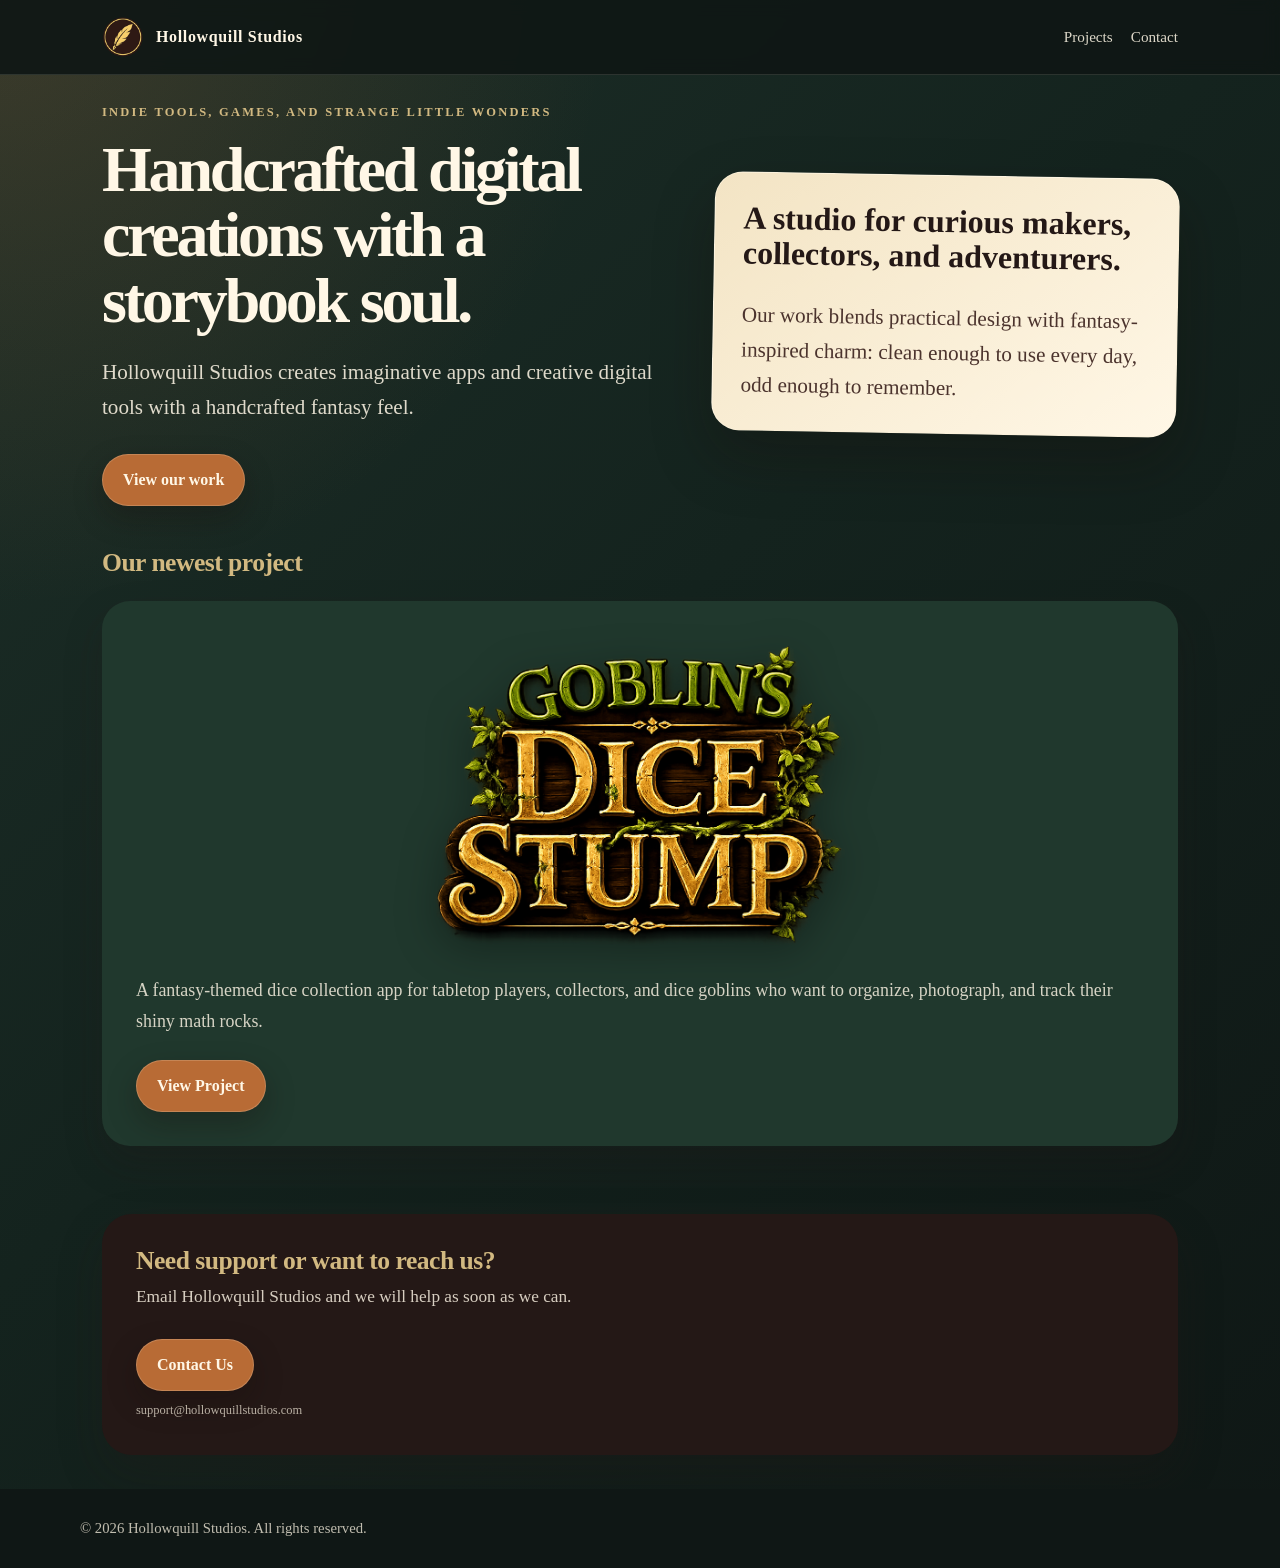
<file: index.html>
<!DOCTYPE html>
<html lang="en">
<head>
  <meta charset="UTF-8" />
  <meta name="viewport" content="width=device-width, initial-scale=1.0" />
  <title>Hollowquill Studios</title>
  <meta
    name="description"
    content="Hollowquill Studios creates imaginative apps, games, tools, and stories with a handcrafted fantasy feel."
  />

  <style>
    :root {
      --ink: #241816;
      --ink-soft: #4b332d;
      --parchment: #f3e4c4;
      --parchment-dark: #d2b981;
      --ember: #b86b35;
      --ember-dark: #7a3d20;
      --forest: #20382d;
      --forest-soft: #365949;
      --cream: #fff7e6;
      --shadow: rgba(20, 12, 8, 0.28);
    }

    * {
      box-sizing: border-box;
    }

    body {
      margin: 0;
      font-family: Georgia, "Times New Roman", serif;
      color: var(--ink);
      background:
        radial-gradient(circle at top left, rgba(184, 107, 53, 0.2), transparent 30%),
        linear-gradient(135deg, #1d2f28 0%, #14231e 45%, #0f1715 100%);
      line-height: 1.6;
    }

    a {
      color: inherit;
    }

    .page-wrap {
      min-height: 100vh;
    }

    header {
      position: sticky;
      top: 0;
      z-index: 10;
      background: rgba(15, 23, 21, 0.9);
      backdrop-filter: blur(8px);
      border-bottom: 1px solid rgba(255, 247, 230, 0.12);
    }

    .nav {
      max-width: 1120px;
      margin: 0 auto;
      padding: 16px 22px;
      display: flex;
      justify-content: space-between;
      align-items: center;
      gap: 20px;
      position: relative;
    }

    .brand-mark {
      display: flex;
      align-items: center;
      gap: 12px;
      color: var(--cream);
      text-decoration: none;
      font-weight: bold;
      letter-spacing: 0.04em;
    }

    .sigil {
      width: 42px;
      height: 42px;
      display: flex;
      align-items: center;
      justify-content: center;
      flex-shrink: 0;
    }

    .sigil img {
      width: 100%;
      height: 100%;
      object-fit: contain;
      display: block;
    }

    .site-nav {
      display: flex;
      flex-wrap: wrap;
      justify-content: flex-end;
    }

    .site-nav a {
      color: var(--cream);
      text-decoration: none;
      margin-left: 18px;
      font-size: 0.95rem;
      opacity: 0.86;
    }

    .site-nav a:hover {
      opacity: 1;
      color: var(--parchment-dark);
    }

    .menu-toggle {
      display: none;
      width: 48px;
      height: 48px;
      padding: 0;
      margin-left: auto;
      border: 1px solid rgba(255, 247, 230, 0.18);
      border-radius: 999px;
      background: rgba(15, 23, 21, 0.96);
      box-shadow: 0 8px 18px rgba(0, 0, 0, 0.24);
      cursor: pointer;
      align-items: center;
      justify-content: center;
      flex-direction: column;
      gap: 4px;
    }

    .menu-toggle span {
      display: block;
      width: 18px;
      height: 2px;
      border-radius: 999px;
      background: var(--parchment-dark);
      transition: transform 0.2s ease, opacity 0.2s ease;
    }

    .menu-toggle[aria-expanded="true"] span:nth-child(1) {
      transform: translateY(6px) rotate(45deg);
    }

    .menu-toggle[aria-expanded="true"] span:nth-child(2) {
      opacity: 0;
    }

    .menu-toggle[aria-expanded="true"] span:nth-child(3) {
      transform: translateY(-6px) rotate(-45deg);
    }

    .menu-backdrop {
      display: none;
    }

    .hero {
      max-width: 1120px;
      margin: 0 auto;
      padding: 28px 22px 32px;
      display: grid;
      grid-template-columns: minmax(0, 1.1fr) minmax(280px, 0.9fr);
      gap: 42px;
      align-items: center;
      color: var(--cream);
    }

    .eyebrow {
      color: var(--parchment-dark);
      text-transform: uppercase;
      letter-spacing: 0.18em;
      font-size: 0.78rem;
      font-weight: bold;
      margin-bottom: 14px;
    }

    h1 {
      font-size: clamp(2.2rem, 5vw, 4rem);
      line-height: 1.02;
      margin: 0 0 22px;
      letter-spacing: -0.05em;
    }

    .hero p {
      max-width: 620px;
      font-size: clamp(1.1rem, 2vw, 1.35rem);
      color: rgba(255, 247, 230, 0.86);
      margin-bottom: 30px;
    }

    .button-row {
      display: flex;
      flex-wrap: wrap;
      gap: 14px;
    }

    .button {
      display: inline-flex;
      align-items: center;
      justify-content: center;
      min-height: 48px;
      padding: 12px 20px;
      border-radius: 999px;
      text-decoration: none;
      font-weight: bold;
      box-shadow: 0 12px 30px var(--shadow);
    }

    .button.primary {
      background: var(--ember);
      color: var(--cream);
      border: 1px solid rgba(255, 247, 230, 0.18);
    }

    .button.secondary {
      background: rgba(255, 247, 230, 0.08);
      color: var(--cream);
      border: 1px solid rgba(255, 247, 230, 0.25);
    }

    .brand-card {
      background: linear-gradient(145deg, var(--parchment), var(--cream));
      color: var(--ink);
      border: 1px solid rgba(255, 247, 230, 0.5);
      border-radius: 28px;
      padding: 28px;
      box-shadow: 0 26px 60px var(--shadow);
      transform: rotate(1deg);
    }

    .brand-card h2 {
      margin-top: 0;
      font-size: 2rem;
      line-height: 1.1;
    }

    .brand-card p {
      color: var(--ink-soft);
      font-size: 1rem;
      margin-bottom: 0;
    }

    main {
      background: transparent;
      border-top: none;
    }

    section {
      max-width: 1120px;
      margin: 0 auto;
      padding: 34px 22px;
    }

    main section:first-child {
      padding-top: 12px;
    }

    .section-title {
      width: min(100%, 1120px);
      margin: 0 auto 24px auto;
    }

    .section-title h2 {
      color: var(--parchment-dark);
      font-size: clamp(1.4rem, 2vw, 2rem);
      line-height: 1.05;
      margin: 0;
      letter-spacing: -0.02em;
    }

    .section-title p {
      color: rgba(255, 247, 230, 0.78);
      font-size: 1.1rem;
      margin: 0;
    }

   .support-row {
      display: block;
      width: 100%;
    }
    
    .support-actions {
      display: flex;
      flex-direction: column;
      align-items: flex-start;
      gap: 10px;
      margin-top: 28px;
    }
    
    .support-email {
      font-size: 0.78rem;
      opacity: 0.68;
      text-align: left;
      word-break: break-word;
    }

    .project-grid {
      display: block;
    }

    .project-card {
      width: min(100%, 1120px);
      margin: 0 auto;
    
      background: var(--forest);
      color: var(--cream);
      border-radius: 28px;
      padding: 34px;
      box-shadow: 0 18px 38px rgba(36, 24, 22, 0.22);
    }

    .project-card h3 {
      margin: 0 0 10px;
      font-size: 2rem;
    }

    .project-card p {
      color: rgba(255, 247, 230, 0.82);
      margin-bottom: 24px;
    }

    .project-logo {
      width: min(100%, 420px);
      height: auto;
      display: block;
      margin: 0 auto 18px auto;
      object-fit: contain;
    
      filter: drop-shadow(0 10px 22px rgba(0,0,0,0.35));
    }
    
    .project-card {
      overflow: hidden;
    }

    .contact-band {
      width: min(100%, 1120px);
      margin: 0 auto;
      background: var(--ink);
      color: var(--cream);
      border-radius: 30px;
      padding: 34px;
      display: flex;
      justify-content: space-between;
      align-items: center;
      gap: 24px;
      box-shadow: 0 20px 46px rgba(36, 24, 22, 0.24);
    }

    .contact-band h2 {
      margin: 0 0 8px;
      color: var(--parchment-dark);
      font-size: clamp(1.4rem, 2vw, 2rem);
      line-height: 1.05;
      letter-spacing: -0.02em;
    }

    .contact-band p {
      margin: 0;
      color: rgba(255, 247, 230, 0.82);
    }

    footer {
      background: #0f1715;
      color: rgba(255, 247, 230, 0.74);
      padding: 28px 22px;
    }

    .footer-inner {
      max-width: 1120px;
      margin: 0 auto;
      display: flex;
      justify-content: space-between;
      gap: 18px;
      flex-wrap: wrap;
      font-size: 0.92rem;
    }

    .footer-inner a {
      color: var(--parchment-dark);
      text-decoration: none;
      margin-left: 14px;
    }
    @media (min-width: 821px) {

      .hero p {
        font-size: 1.32rem;
        line-height: 1.65;
      }
    
      .project-card p {
        font-size: 1.12rem;
        line-height: 1.7;
      }
    
      .contact-band p {
        font-size: 1.08rem;
        line-height: 1.65;
      }
    
    }

    @media (max-width: 820px) {
      .nav {
        padding: 14px 18px;
      }
    
      .brand-mark {
        font-size: 1.15rem;
      }
    
      .sigil {
        width: 42px;
        height: 42px;
        font-size: 20px;
        flex-shrink: 0;
      }
    
      .menu-toggle {
        display: inline-flex;
      }

      .site-nav {
        display: flex;
        position: absolute;
        top: calc(100% + 10px);
        right: 18px;
        width: min(280px, calc(100vw - 36px));
        padding: 14px;
        border: 1px solid rgba(255, 247, 230, 0.12);
        border-radius: 18px;
        background: rgba(15, 23, 21, 0.98);
        box-shadow: 0 16px 34px rgba(0, 0, 0, 0.28);
        flex-direction: column;
        align-items: flex-start;
        justify-content: flex-start;
        gap: 10px;
        opacity: 0;
        visibility: hidden;
        pointer-events: none;
        transform: translateY(-8px) scale(0.98);
        transform-origin: top right;
        transition:
          opacity 0.2s ease,
          transform 0.2s ease,
          visibility 0.2s ease;
      }

      .site-nav.is-open {
        opacity: 1;
        visibility: visible;
        pointer-events: auto;
        transform: translateY(0) scale(1);
      }

      .site-nav a {
        margin-left: 0;
        width: 100%;
        padding: 8px 0;
      }

      .menu-backdrop {
        display: block;
        position: fixed;
        inset: 0;
        background: rgba(7, 4, 10, 0.42);
        opacity: 0;
        pointer-events: none;
        transition: opacity 0.2s ease;
        z-index: 8;
      }

      .menu-backdrop.is-open {
        opacity: 1;
        pointer-events: auto;
      }
    
      .hero {
        grid-template-columns: 1fr;
        padding: 26px 22px 30px;
        gap: 18px;
      }
    
      h1 {
        font-size: clamp(2.6rem, 13vw, 4rem);
        line-height: 0.98;
        letter-spacing: -0.04em;
      }
    
      .hero p {
        font-size: 1.08rem;
      }

      .brand-card {
        display: none;
      }
    
      .brand-card h2 {
        font-size: 1.85rem;
      }
    
      .project-grid {
        display: block;
      }
    
      .project-card {
        width: 100%;
        padding: 28px;
      }
    
      .project-logo {
        width: min(100%, 300px);
      }
    
      .contact-band {
        padding: 28px;
        display: block;
      }
    
      .contact-band .button {
        width: 100%;
        max-width: 100%;
        margin-top: 0;
        font-size: 0.92rem;
        padding: 12px 14px;
        overflow-wrap: anywhere;
        text-align: center;
      }
    
      section {
        padding: 18px 22px;
      }
    
      footer {
        padding-bottom: 48px;
      }
    
      .footer-inner a {
        margin-left: 0;
        margin-right: 18px;
      }
    }
  </style>
</head>

<body>
  <div class="page-wrap">
    <div class="menu-backdrop" aria-hidden="true"></div>
    <header>
      <div class="nav">
        <a class="brand-mark" href="index.html" aria-label="Hollowquill Studios home">
          <span class="sigil">
            <img
              src="assets/hq_icon_small.png"
              alt="Hollowquill Studios logo"
            />
          </span>
          <span>Hollowquill Studios</span>
        </a>

        <button class="menu-toggle" type="button" aria-expanded="false" aria-controls="site-nav" aria-label="Open navigation menu">
          <span></span>
          <span></span>
          <span></span>
        </button>

        <nav id="site-nav" class="site-nav" aria-label="Main navigation">
          <a href="#work">Projects</a>
          <a href="#contact">Contact</a>
        </nav>
      </div>
    </header>

    <section class="hero">
      <div>
        <div class="eyebrow">Indie tools, games, and strange little wonders</div>
        <h1>Handcrafted digital creations with a storybook soul.</h1>
        <p>
          Hollowquill Studios creates imaginative apps and
          creative digital tools with a handcrafted fantasy feel.
        </p>
        <div class="button-row">
          <a class="button primary" href="#work">View our work</a>
        </div>
      </div>

      <aside class="brand-card" aria-label="Brand statement">
        <h2>A studio for curious makers, collectors, and adventurers.</h2>
        <p>
          Our work blends practical design with fantasy-inspired charm: clean enough to use every day, odd enough to remember.
        </p>
      </aside>
    </section>

    <main>
      <section id="work">
        <div class="section-title">
          <h2>Our newest project</h2>
        </div>

        <div class="project-grid">
          <article class="project-card">
        
            <img
              class="project-logo"
              src="goblins-dice-stump/assets/logo.png"
              alt="Goblin's Dice Stump"
            />
        
            <p>
              A fantasy-themed dice collection app for tabletop players,
              collectors, and dice goblins who want to organize,
              photograph, and track their shiny math rocks.
            </p>
        
            <a class="button primary" href="goblins-dice-stump/index.html">
              View Project
            </a>
        
          </article>
        </div>
      </section>

      <section id="contact">
        <div class="contact-band">
          <div class="support-row">
  
            <div>
              <h2>Need support or want to reach us?</h2>
          
              <p>
                Email Hollowquill Studios and we will help as soon as we can.
              </p>
            </div>
          
            <div class="support-actions">
              <a class="button primary" href="mailto:support@hollowquillstudios.com">
                Contact Us
              </a>
          
              <div class="support-email">
                support@hollowquillstudios.com
              </div>
            </div>
          
          </div>
        </div>
      </section>
    </main>

    <footer>
      <div class="footer-inner">
        <span>&copy; 2026 Hollowquill Studios. All rights reserved.</span>
      </div>
    </footer>
  </div>

  <script>
    const menuToggle = document.querySelector(".menu-toggle");
    const siteNav = document.querySelector(".site-nav");
    const menuBackdrop = document.querySelector(".menu-backdrop");

    if (menuToggle && siteNav) {
      const closeMenu = () => {
        menuToggle.setAttribute("aria-expanded", "false");
        siteNav.classList.remove("is-open");
        if (menuBackdrop) {
          menuBackdrop.classList.remove("is-open");
        }
      };

      menuToggle.addEventListener("click", () => {
        const isOpen = menuToggle.getAttribute("aria-expanded") === "true";
        menuToggle.setAttribute("aria-expanded", String(!isOpen));
        siteNav.classList.toggle("is-open", !isOpen);
        if (menuBackdrop) {
          menuBackdrop.classList.toggle("is-open", !isOpen);
        }
      });

      siteNav.querySelectorAll("a").forEach((link) => {
        link.addEventListener("click", closeMenu);
      });

      if (menuBackdrop) {
        menuBackdrop.addEventListener("click", closeMenu);
      }
    }
  </script>
</body>
</html>
</file>
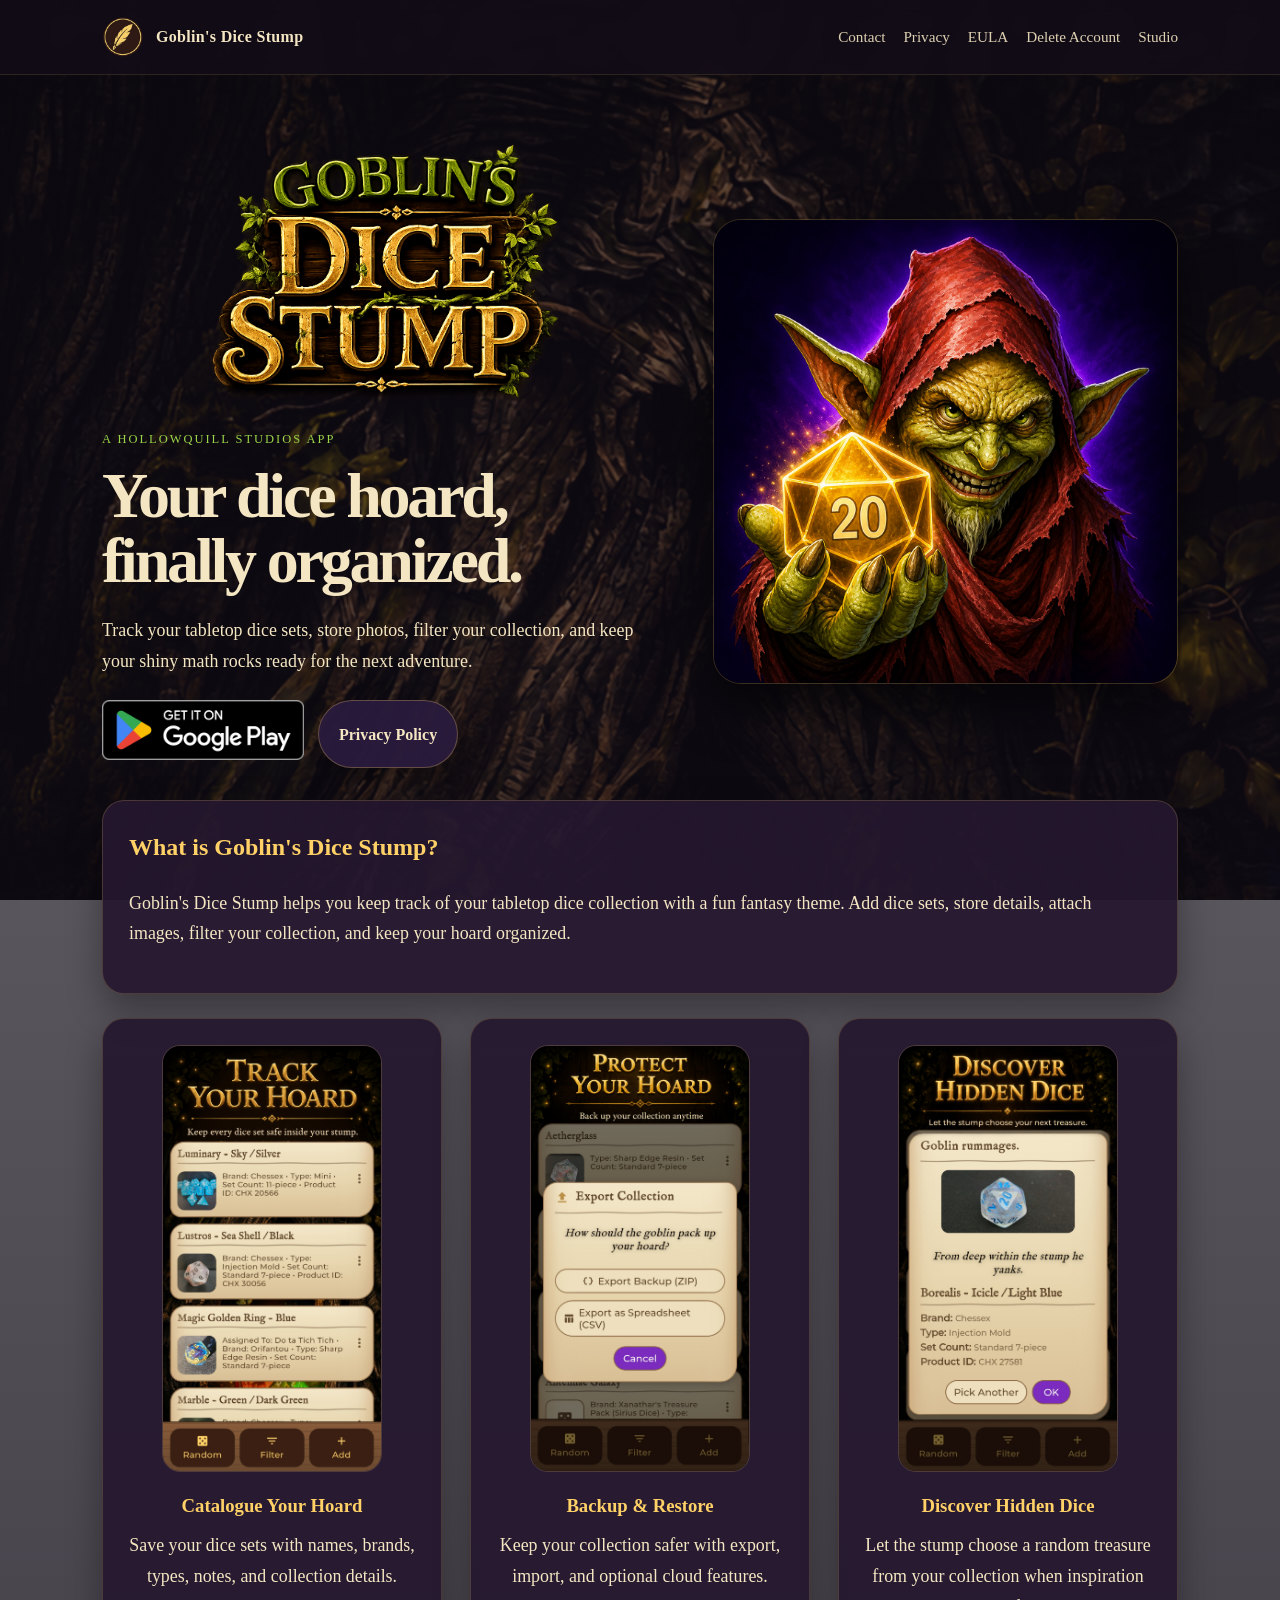
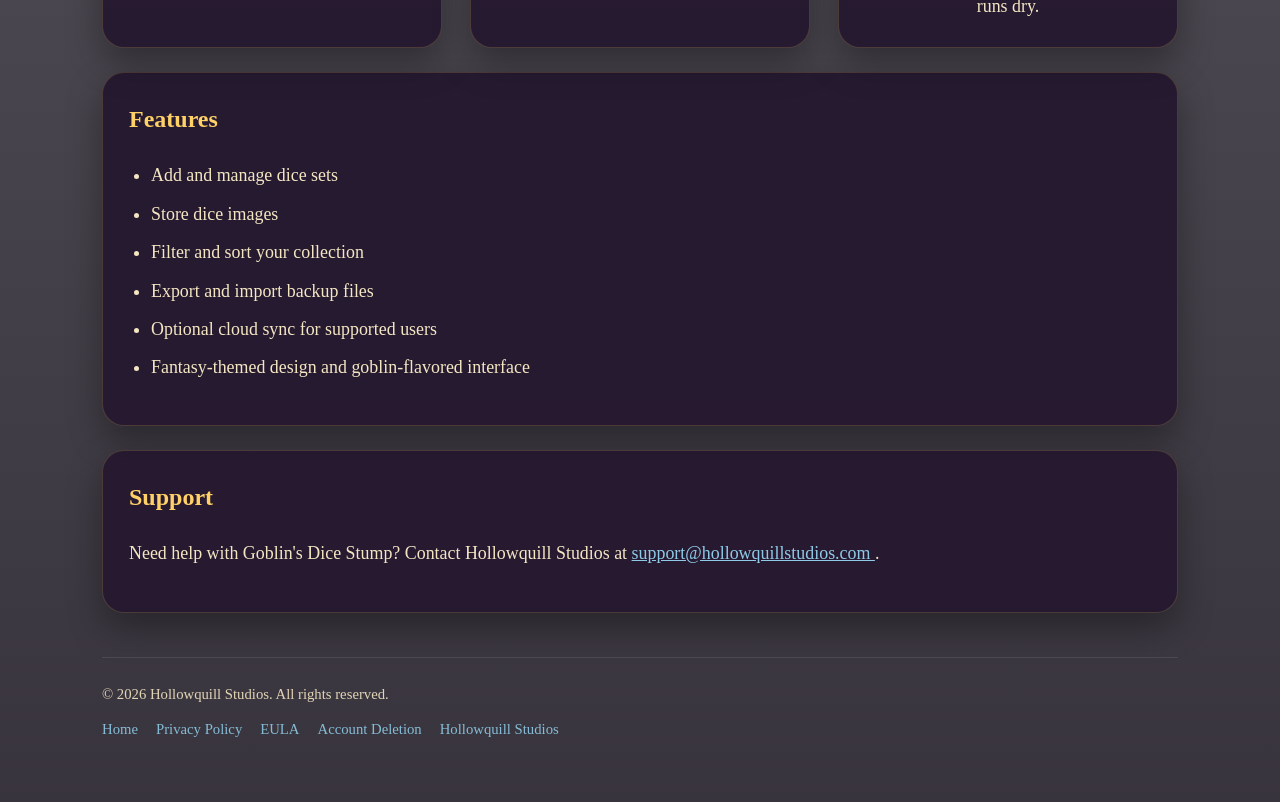
<file: goblins-dice-stump/index.html>
<!DOCTYPE html>
<html lang="en">
<head>
  <meta charset="UTF-8" />
  <meta name="viewport" content="width=device-width, initial-scale=1.0" />
  <title>Goblin's Dice Stump | Hollowquill Studios</title>
  <meta
    name="description"
    content="Goblin's Dice Stump is a fantasy-themed dice collection app for tabletop players who want to organize, photograph, and protect their hoard."
  />
  <meta name="theme-color" content="#120d18" />
  <meta property="og:site_name" content="Goblin's Dice Stump" />
  <meta property="og:title" content="Goblin's Dice Stump | Hollowquill Studios" />
  <meta
    property="og:description"
    content="Track your tabletop dice sets, store photos, filter your collection, and keep your shiny math rocks ready for the next adventure."
  />
  <meta property="og:type" content="website" />
  <meta property="og:url" content="https://www.hollowquillstudios.com/goblins-dice-stump/" />
  <meta property="og:image" content="https://www.hollowquillstudios.com/goblins-dice-stump/assets/feature_graphic.png" />
  <meta name="twitter:card" content="summary_large_image" />
  <meta name="twitter:title" content="Goblin's Dice Stump | Hollowquill Studios" />
  <meta
    name="twitter:description"
    content="A fantasy-themed dice collection app for tabletop players, collectors, and dice goblins."
  />
  <meta name="twitter:image" content="https://www.hollowquillstudios.com/goblins-dice-stump/assets/feature_graphic.png" />
  <link rel="canonical" href="https://www.hollowquillstudios.com/goblins-dice-stump/" />
  <link rel="icon" href="assets/hq_icon_small.png" type="image/png" />
  <link rel="stylesheet" href="assets/app.css" />
</head>

<body class="app-home">
  <div class="menu-backdrop" aria-hidden="true"></div>
  <header>
    <div class="nav">
      <a class="brand-mark" href="index.html" aria-label="Goblin's Dice Stump home">
        <span class="sigil">
          <img src="assets/hq_icon_small.png" alt="Goblin's Dice Stump icon" />
        </span>
        <span>Goblin's Dice Stump</span>
      </a>

      <button class="menu-toggle" type="button" aria-expanded="false" aria-controls="site-nav" aria-label="Open navigation menu">
        <span></span>
        <span></span>
        <span></span>
      </button>

      <nav id="site-nav" class="site-nav" aria-label="Goblin's Dice Stump navigation">
        <a href="#contact">Contact</a>
        <a href="privacy-policy.html">Privacy</a>
        <a href="eula.html">EULA</a>
        <a href="delete-account.html">Delete Account</a>
        <a href="../index.html">Studio</a>
      </nav>
    </div>
  </header>

  <div class="container">
    <section class="hero">
      <div>
        <img
          class="logo"
          src="assets/logo.png"
          alt="Goblin's Dice Stump"
        />
        <div class="eyebrow">A Hollowquill Studios app</div>

        <h1>Your dice hoard, finally organized.</h1>

        <p class="intro">
          Track your tabletop dice sets, store photos, filter your collection,
          and keep your shiny math rocks ready for the next adventure.
        </p>

        <div class="button-row">
          <a
            href="https://play.google.com/store/apps/details?id=com.hollowquillstudios.goblindicestump&hl=en"
            target="_blank"
            rel="noopener noreferrer"
          >
            <img
              src="assets/GetItOnGooglePlay_Badge_Web_color_English.png"
              alt="Get it on Google Play"
              style="height:60px;"
            />
          </a>
        
          <a class="button secondary" href="privacy-policy.html">
            Privacy Policy
          </a>
        </div>
      </div>

      <img
        class="hero-art"
        src="assets/play_store_icon.png"
        alt="Goblin holding a glowing d20"
      />
    </section>

    <section class="card">
      <h2>What is Goblin's Dice Stump?</h2>

      <p>
        Goblin's Dice Stump helps you keep track of your tabletop dice
        collection with a fun fantasy theme. Add dice sets, store details,
        attach images, filter your collection, and keep your hoard organized.
      </p>
    </section>

    <section class="grid">
      <article class="card feature">
        <img src="assets/full_stump_store.png" alt="Full Dice Stump collection view" />
        <h3>Catalogue Your Hoard</h3>
        <p>
          Save your dice sets with names, brands, types, notes, and collection details.
        </p>
      </article>

      <article class="card feature">
        <img src="assets/export_store.png" alt="Export your hoard" />
        <h3>Backup &amp; Restore</h3>
        <p>
          Keep your collection safer with export, import, and optional cloud features.
        </p>
      </article>

      <article class="card feature">
        <img src="assets/random_dice_store.png" alt="Discover hidden dice" />
        <h3>Discover Hidden Dice</h3>
        <p>
          Let the stump choose a random treasure from your collection when inspiration runs dry.
        </p>
      </article>
    </section>

    <section class="card">
      <h2>Features</h2>

      <ul>
        <li>Add and manage dice sets</li>
        <li>Store dice images</li>
        <li>Filter and sort your collection</li>
        <li>Export and import backup files</li>
        <li>Optional cloud sync for supported users</li>
        <li>Fantasy-themed design and goblin-flavored interface</li>
      </ul>
    </section>

    <section id="contact" class="card">
      <h2>Support</h2>

      <p>
        Need help with Goblin's Dice Stump? Contact Hollowquill Studios at
        <a href="mailto:support@hollowquillstudios.com">
          support@hollowquillstudios.com
        </a>.
      </p>
    </section>

    <footer>
      <div>
        &copy; 2026 Hollowquill Studios. All rights reserved.
      </div>

      <div class="footer-links">
        <a href="index.html">Home</a>
        <a href="privacy-policy.html">Privacy Policy</a>
        <a href="eula.html">EULA</a>
        <a href="delete-account.html">Account Deletion</a>
        <a href="../index.html">Hollowquill Studios</a>
      </div>
    </footer>
  </div>

  <button id="backToTop" class="back-to-top" aria-label="Back to top">
    &uarr;
  </button>

  <script src="assets/app.js" defer></script>
</body>
</html>
</file>
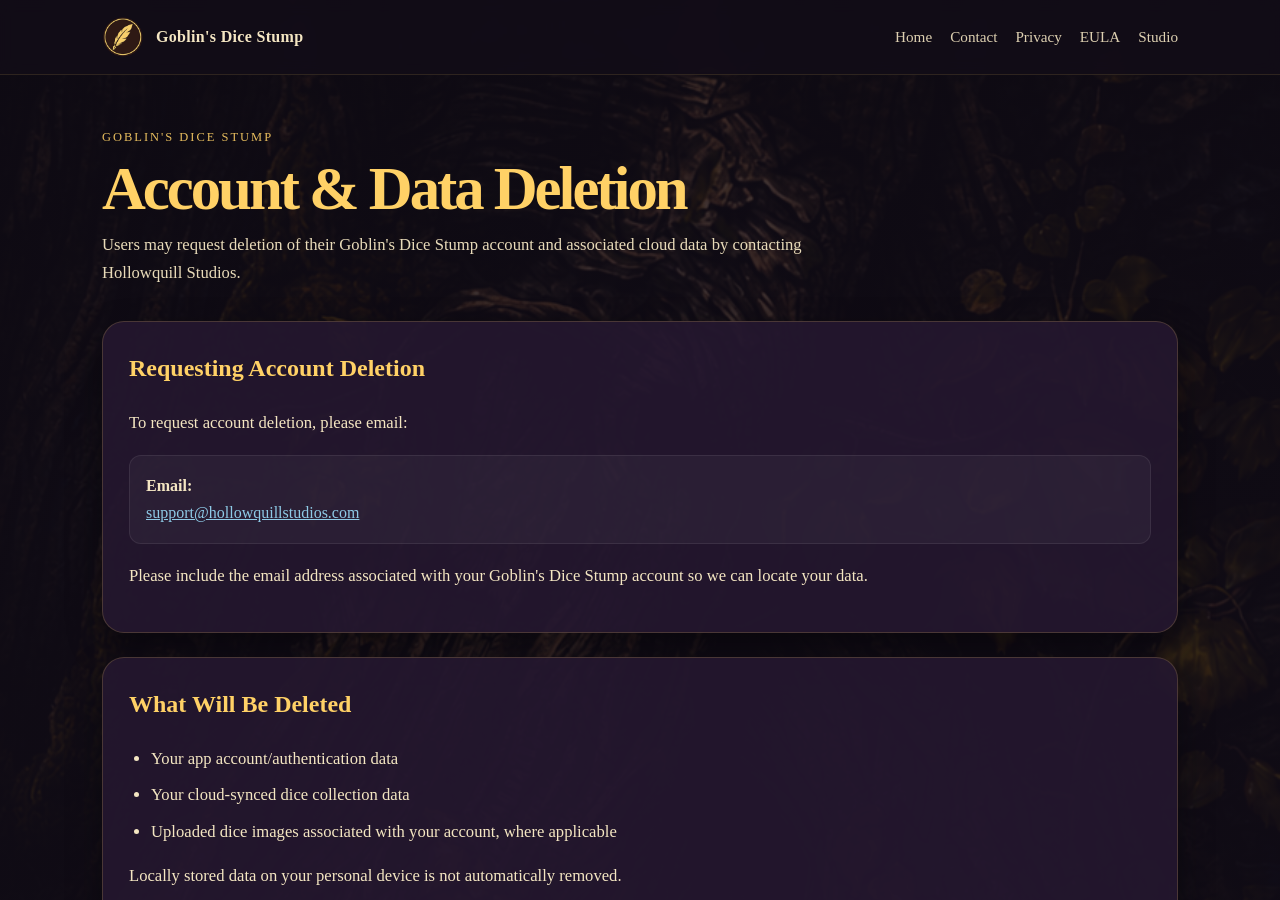
<file: delete-account.html>
<!DOCTYPE html>
<html lang="en">
<head>
  <meta charset="UTF-8" />
  <meta http-equiv="refresh" content="0; url=/goblins-dice-stump/delete-account.html" />
  <meta name="viewport" content="width=device-width, initial-scale=1.0" />
  <title>Redirecting | Goblin's Dice Stump Account Deletion</title>
  <link rel="canonical" href="https://www.hollowquillstudios.com/goblins-dice-stump/delete-account.html" />
</head>
<body>
  <p>
    Redirecting to
    <a href="/goblins-dice-stump/delete-account.html">Goblin's Dice Stump Account Deletion</a>.
  </p>
</body>
</html>
</file>
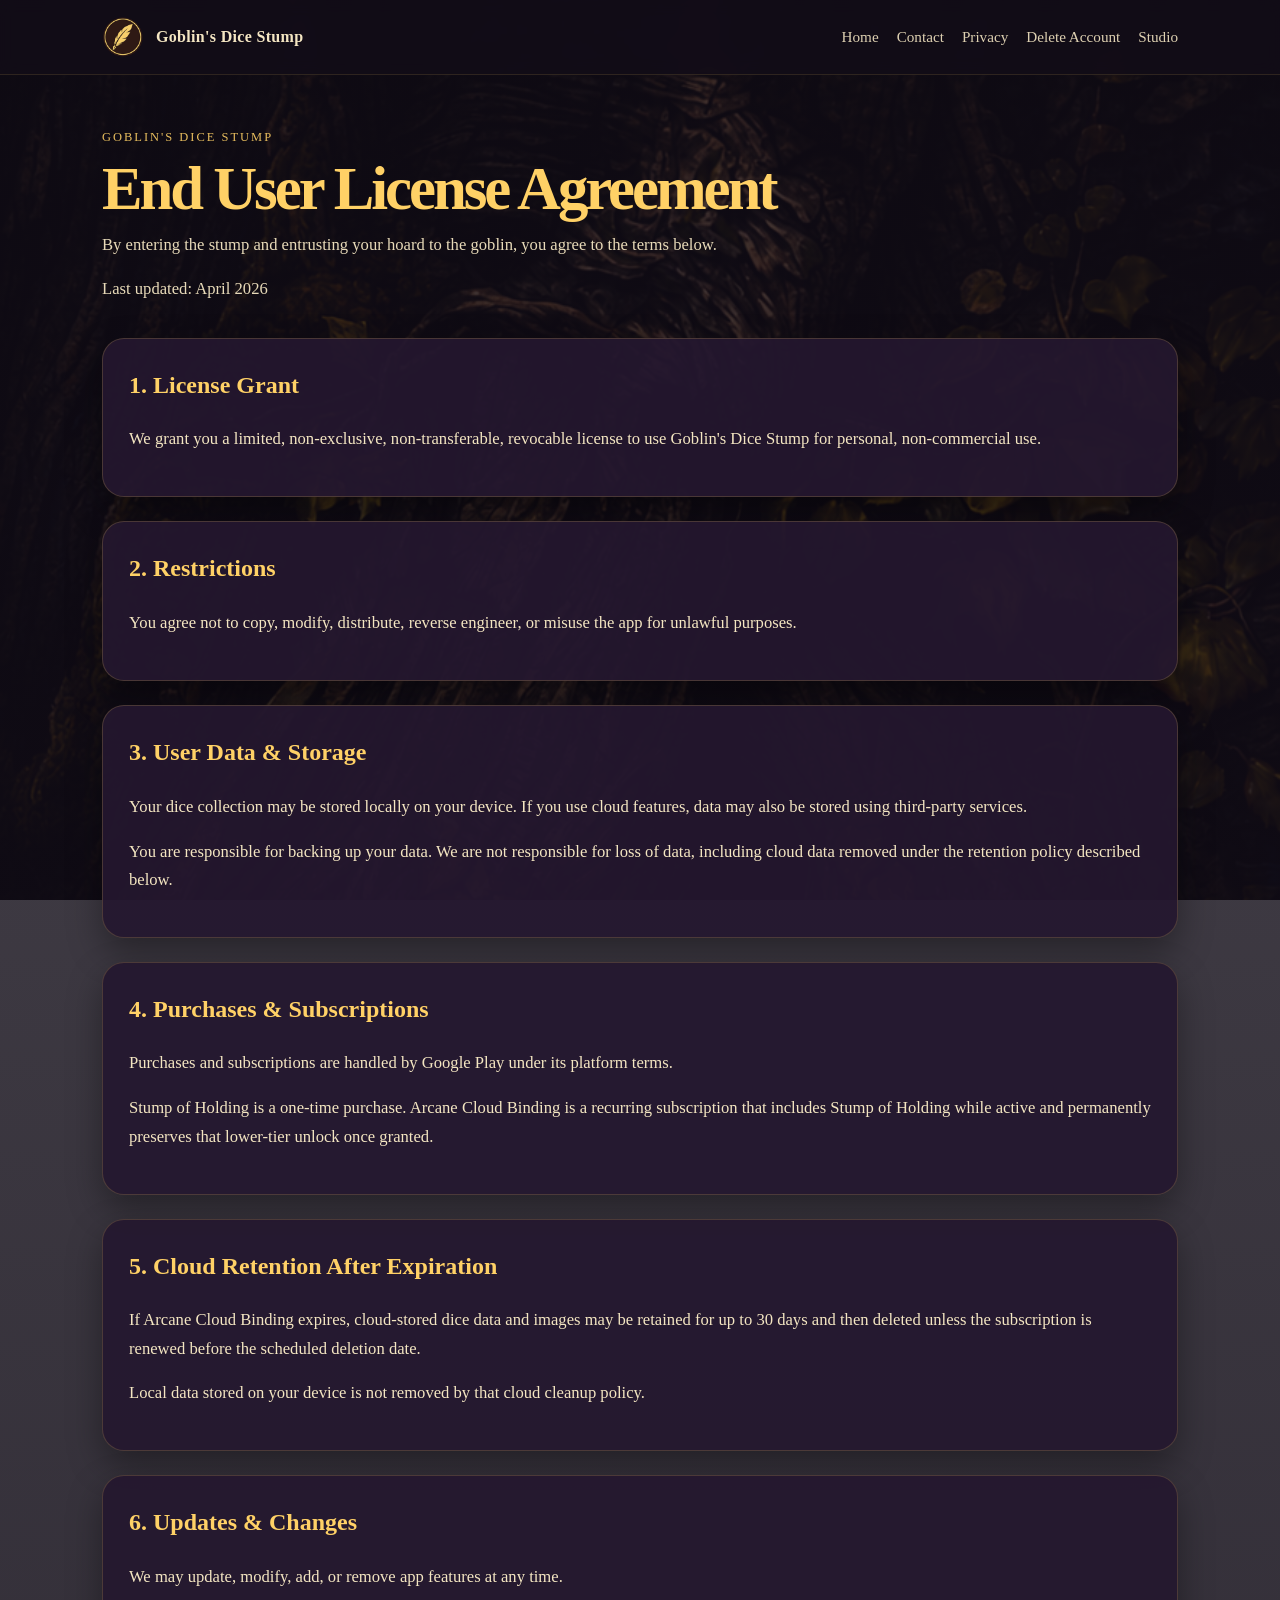
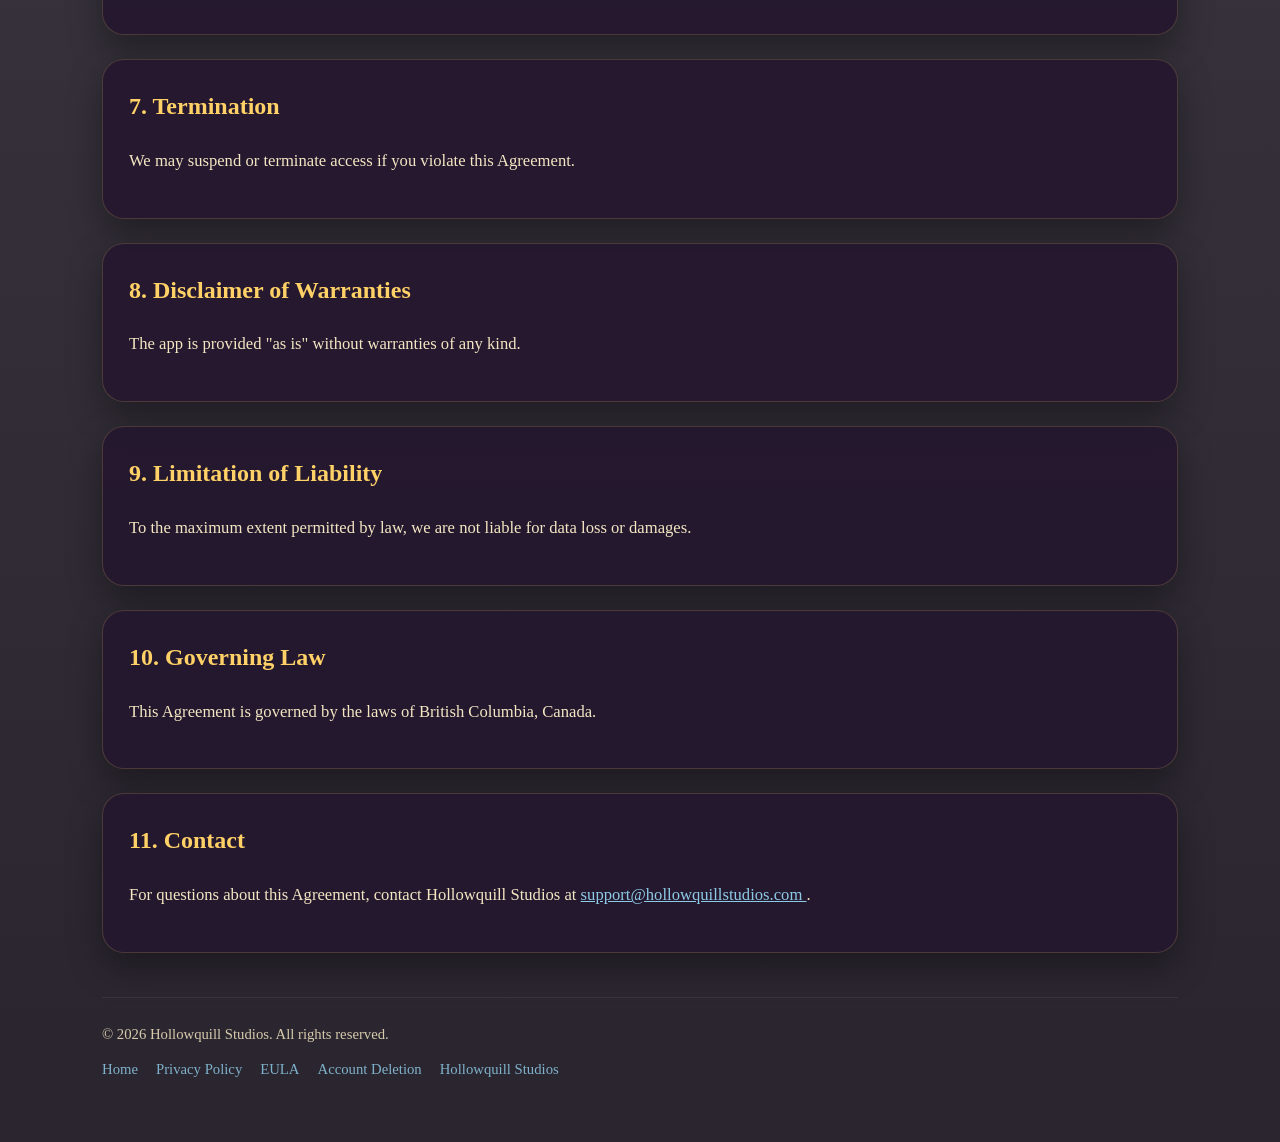
<file: eula.html>
<!DOCTYPE html>
<html lang="en">
<head>
  <meta charset="UTF-8" />
  <meta http-equiv="refresh" content="0; url=/goblins-dice-stump/eula.html" />
  <meta name="viewport" content="width=device-width, initial-scale=1.0" />
  <title>Redirecting | Goblin's Dice Stump EULA</title>
  <link rel="canonical" href="https://www.hollowquillstudios.com/goblins-dice-stump/eula.html" />
</head>
<body>
  <p>
    Redirecting to
    <a href="/goblins-dice-stump/eula.html">Goblin's Dice Stump EULA</a>.
  </p>
</body>
</html>
</file>
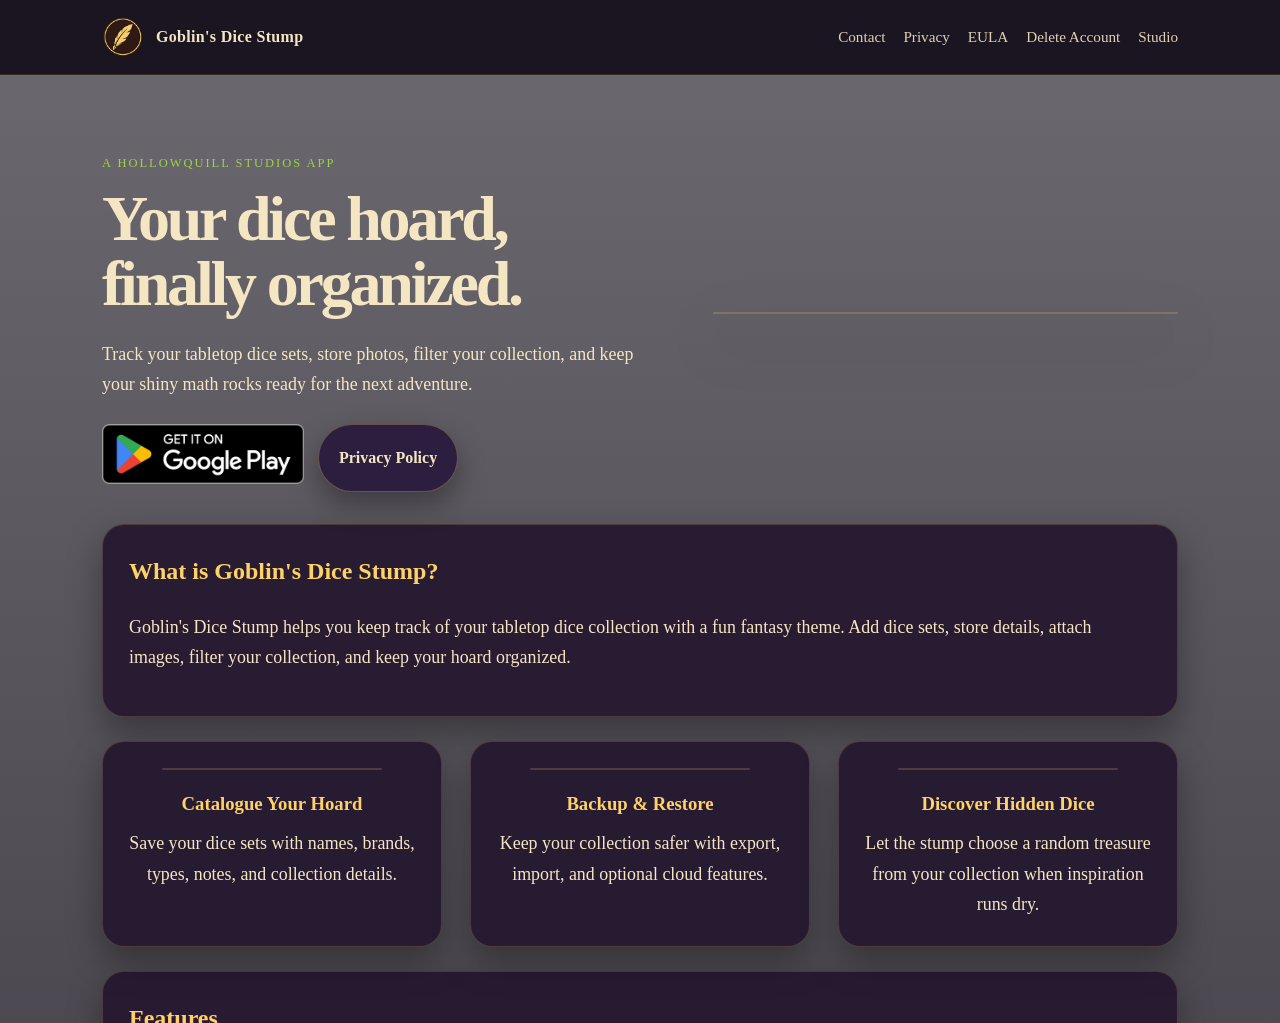
<file: goblins-dice-stump.html>
<!DOCTYPE html>
<html lang="en">
<head>
  <meta charset="UTF-8" />
  <meta http-equiv="refresh" content="0; url=/goblins-dice-stump/" />
  <meta name="viewport" content="width=device-width, initial-scale=1.0" />
  <title>Redirecting | Goblin's Dice Stump</title>
  <link rel="canonical" href="https://www.hollowquillstudios.com/goblins-dice-stump/" />
</head>
<body>
  <p>
    Redirecting to
    <a href="/goblins-dice-stump/">Goblin's Dice Stump</a>.
  </p>
</body>
</html>
</file>
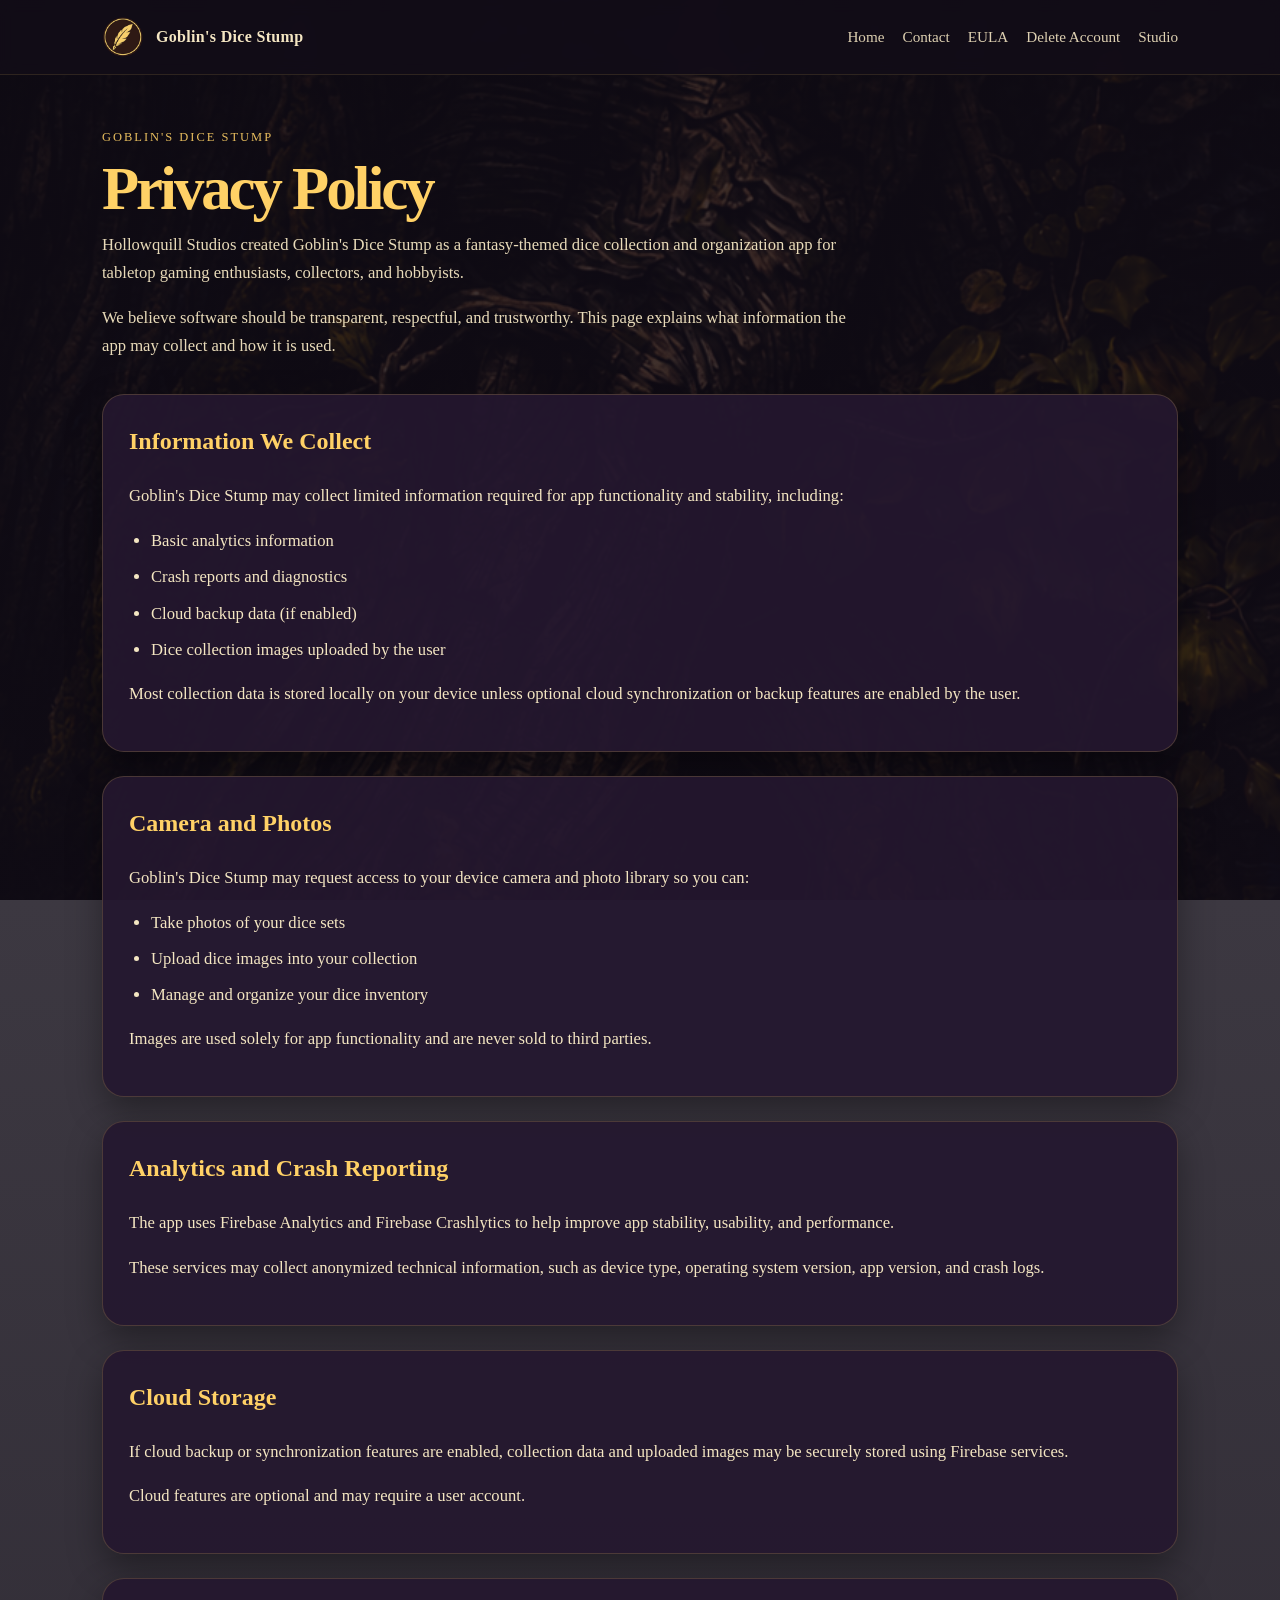
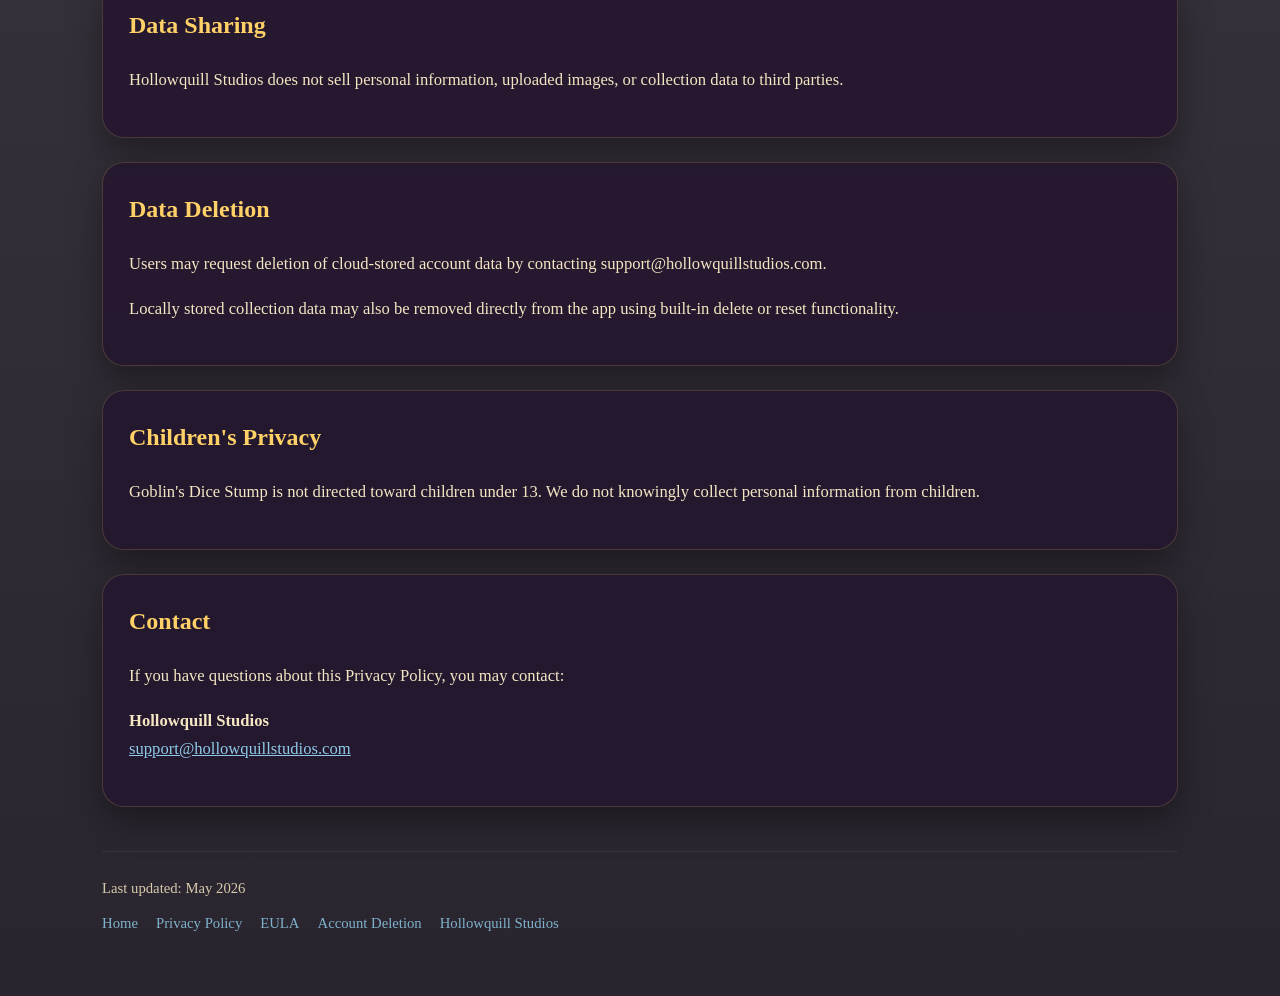
<file: privacy-policy.html>
<!DOCTYPE html>
<html lang="en">
<head>
  <meta charset="UTF-8" />
  <meta http-equiv="refresh" content="0; url=/goblins-dice-stump/privacy-policy.html" />
  <meta name="viewport" content="width=device-width, initial-scale=1.0" />
  <title>Redirecting | Goblin's Dice Stump Privacy Policy</title>
  <link rel="canonical" href="https://www.hollowquillstudios.com/goblins-dice-stump/privacy-policy.html" />
</head>
<body>
  <p>
    Redirecting to
    <a href="/goblins-dice-stump/privacy-policy.html">Goblin's Dice Stump Privacy Policy</a>.
  </p>
</body>
</html>
</file>
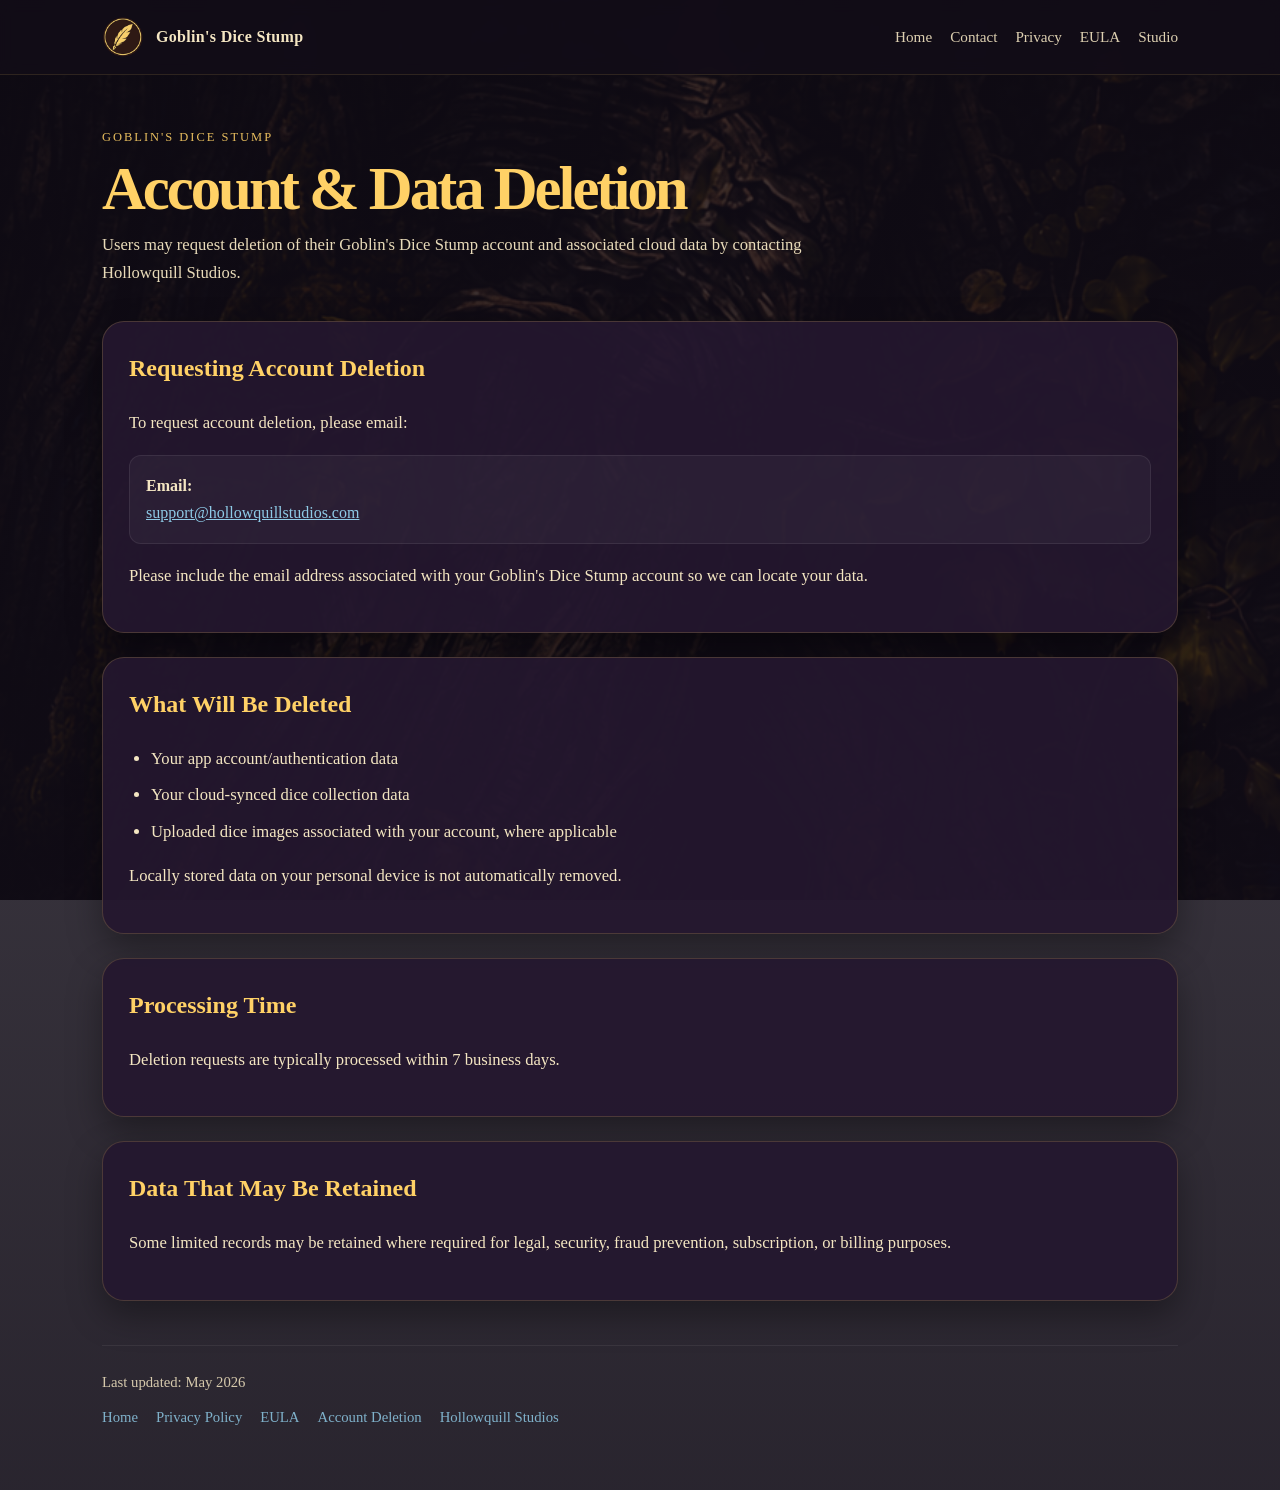
<file: goblins-dice-stump/delete-account.html>
<!DOCTYPE html>
<html lang="en">
<head>
  <meta charset="UTF-8" />
  <meta name="viewport" content="width=device-width, initial-scale=1.0" />
  <title>Goblin's Dice Stump - Account Deletion</title>
  <meta
    name="description"
    content="Learn how to request account and cloud data deletion for Goblin's Dice Stump, including what is deleted and typical processing time."
  />
  <meta name="theme-color" content="#1a1325" />
  <meta property="og:site_name" content="Goblin's Dice Stump" />
  <meta property="og:title" content="Goblin's Dice Stump Account Deletion" />
  <meta
    property="og:description"
    content="Instructions for requesting account and cloud data deletion for Goblin's Dice Stump, including what gets removed and retention notes."
  />
  <meta property="og:type" content="article" />
  <meta property="og:url" content="https://www.hollowquillstudios.com/goblins-dice-stump/delete-account.html" />
  <meta property="og:image" content="https://www.hollowquillstudios.com/goblins-dice-stump/assets/feature_graphic.png" />
  <meta name="twitter:card" content="summary_large_image" />
  <meta name="twitter:title" content="Goblin's Dice Stump Account Deletion" />
  <meta
    name="twitter:description"
    content="Learn how to request account deletion and removal of cloud data for Goblin's Dice Stump."
  />
  <meta name="twitter:image" content="https://www.hollowquillstudios.com/goblins-dice-stump/assets/feature_graphic.png" />
  <link rel="canonical" href="https://www.hollowquillstudios.com/goblins-dice-stump/delete-account.html" />
  <link rel="icon" href="assets/hq_icon_small.png" type="image/png" />
  <link rel="stylesheet" href="assets/app.css" />
</head>

<body class="app-legal policy-page">
  <div class="menu-backdrop" aria-hidden="true"></div>
  <header>
    <div class="nav">
      <a class="brand-mark" href="index.html" aria-label="Goblin's Dice Stump home">
        <span class="sigil">
          <img src="assets/hq_icon_small.png" alt="Goblin's Dice Stump icon" />
        </span>
        <span>Goblin's Dice Stump</span>
      </a>

      <button class="menu-toggle" type="button" aria-expanded="false" aria-controls="site-nav" aria-label="Open navigation menu">
        <span></span>
        <span></span>
        <span></span>
      </button>

      <nav id="site-nav" class="site-nav" aria-label="Goblin's Dice Stump navigation">
        <a href="index.html">Home</a>
        <a href="index.html#contact">Contact</a>
        <a href="privacy-policy.html">Privacy</a>
        <a href="eula.html">EULA</a>
        <a href="../index.html">Studio</a>
      </nav>
    </div>
  </header>

  <div class="container">
    <section class="hero-simple">
      <div class="eyebrow legal">
        Goblin's Dice Stump
      </div>

      <h1>Account &amp; Data Deletion</h1>

      <p class="intro">
        Users may request deletion of their Goblin's Dice Stump account
        and associated cloud data by contacting Hollowquill Studios.
      </p>
    </section>

    <div class="card">
      <h2>Requesting Account Deletion</h2>

      <p>
        To request account deletion, please email:
      </p>

      <div class="email-box">
        <strong>Email:</strong><br />
        <a href="mailto:support@hollowquillstudios.com">
          support@hollowquillstudios.com
        </a>
      </div>

      <p style="margin-top: 18px;">
        Please include the email address associated with your
        Goblin's Dice Stump account so we can locate your data.
      </p>
    </div>

    <div class="card">
      <h2>What Will Be Deleted</h2>

      <ul>
        <li>Your app account/authentication data</li>
        <li>Your cloud-synced dice collection data</li>
        <li>Uploaded dice images associated with your account, where applicable</li>
      </ul>

      <p>
        Locally stored data on your personal device is not automatically removed.
      </p>
    </div>

    <div class="card">
      <h2>Processing Time</h2>

      <p>
        Deletion requests are typically processed within
        7 business days.
      </p>
    </div>

    <div class="card">
      <h2>Data That May Be Retained</h2>

      <p>
        Some limited records may be retained where required
        for legal, security, fraud prevention, subscription,
        or billing purposes.
      </p>
    </div>

    <footer>
      <div>
        Last updated: May 2026
      </div>

      <div class="footer-links">
        <a href="index.html">Home</a>
        <a href="privacy-policy.html">Privacy Policy</a>
        <a href="eula.html">EULA</a>
        <a href="delete-account.html">Account Deletion</a>
        <a href="../index.html">Hollowquill Studios</a>
      </div>
    </footer>
  </div>

  <button id="backToTop" class="back-to-top" aria-label="Back to top">
    &uarr;
  </button>

  <script src="assets/app.js" defer></script>
</body>
</html>
</file>
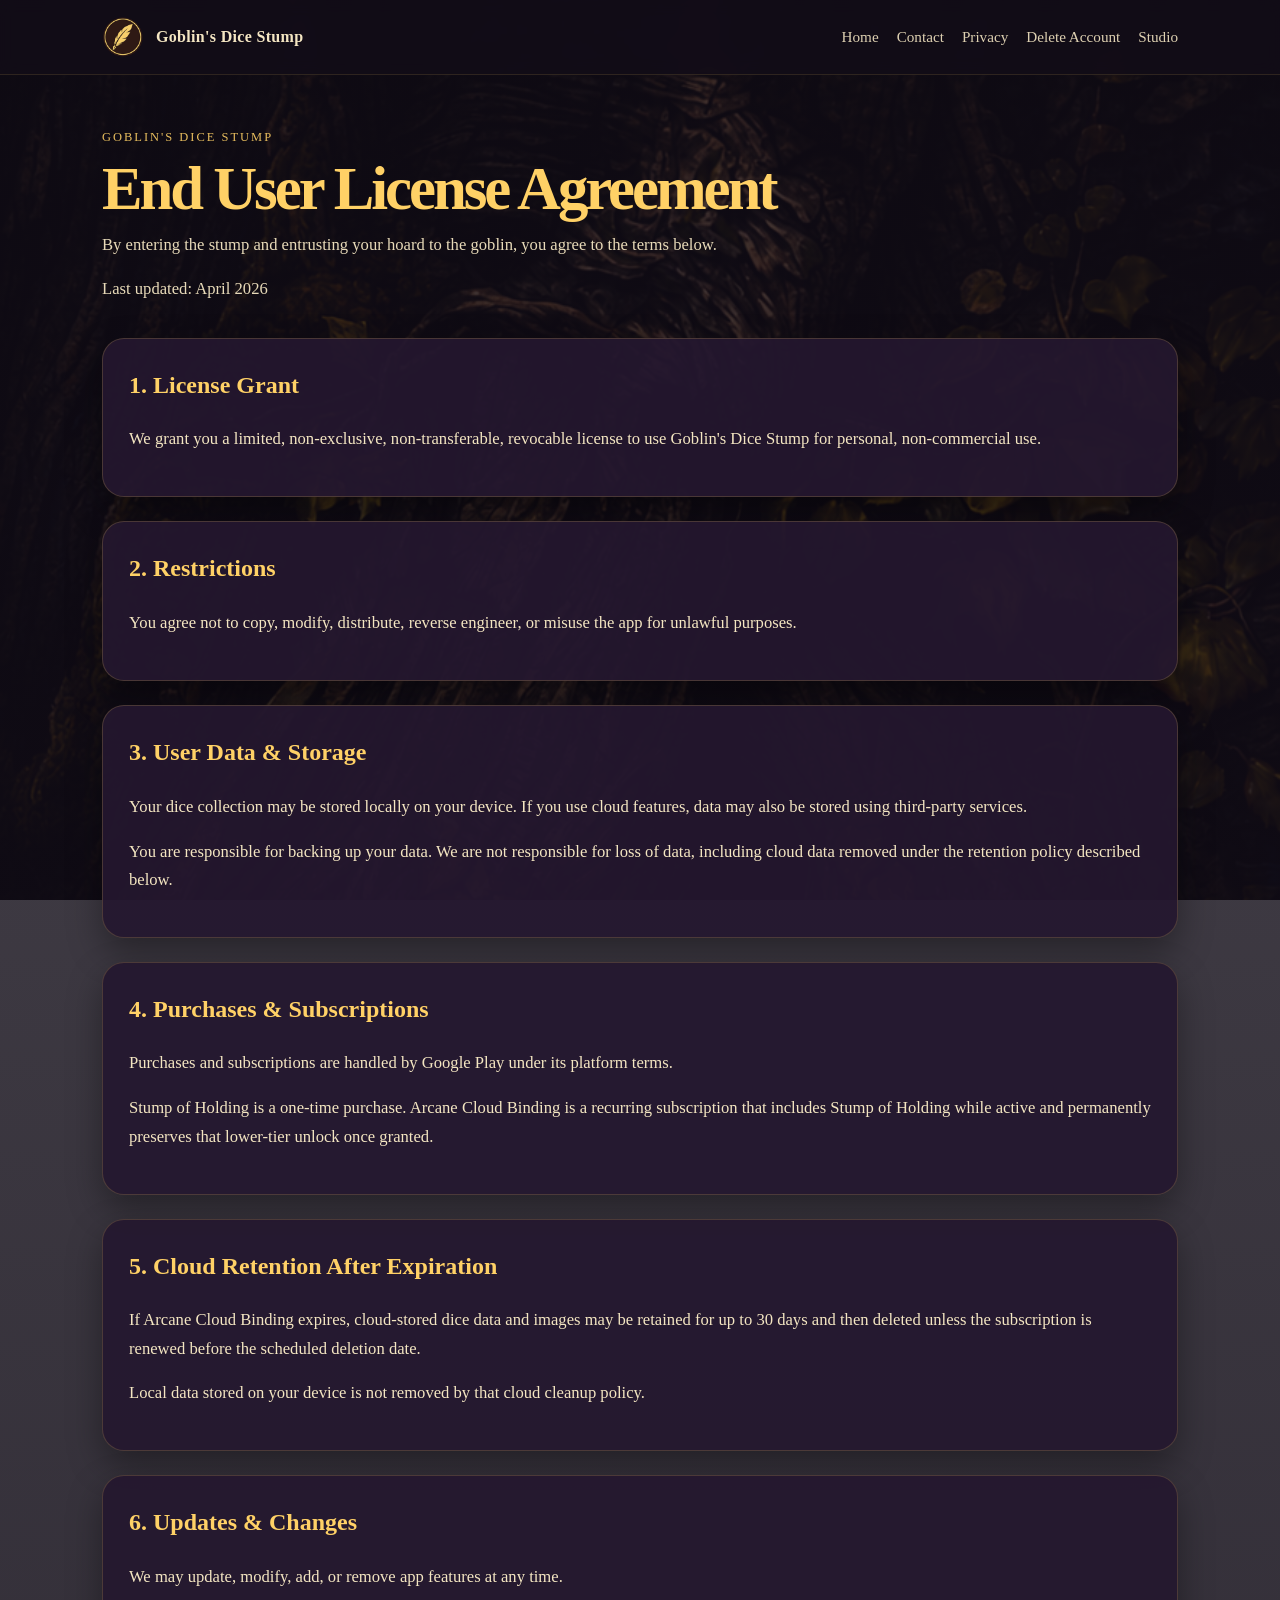
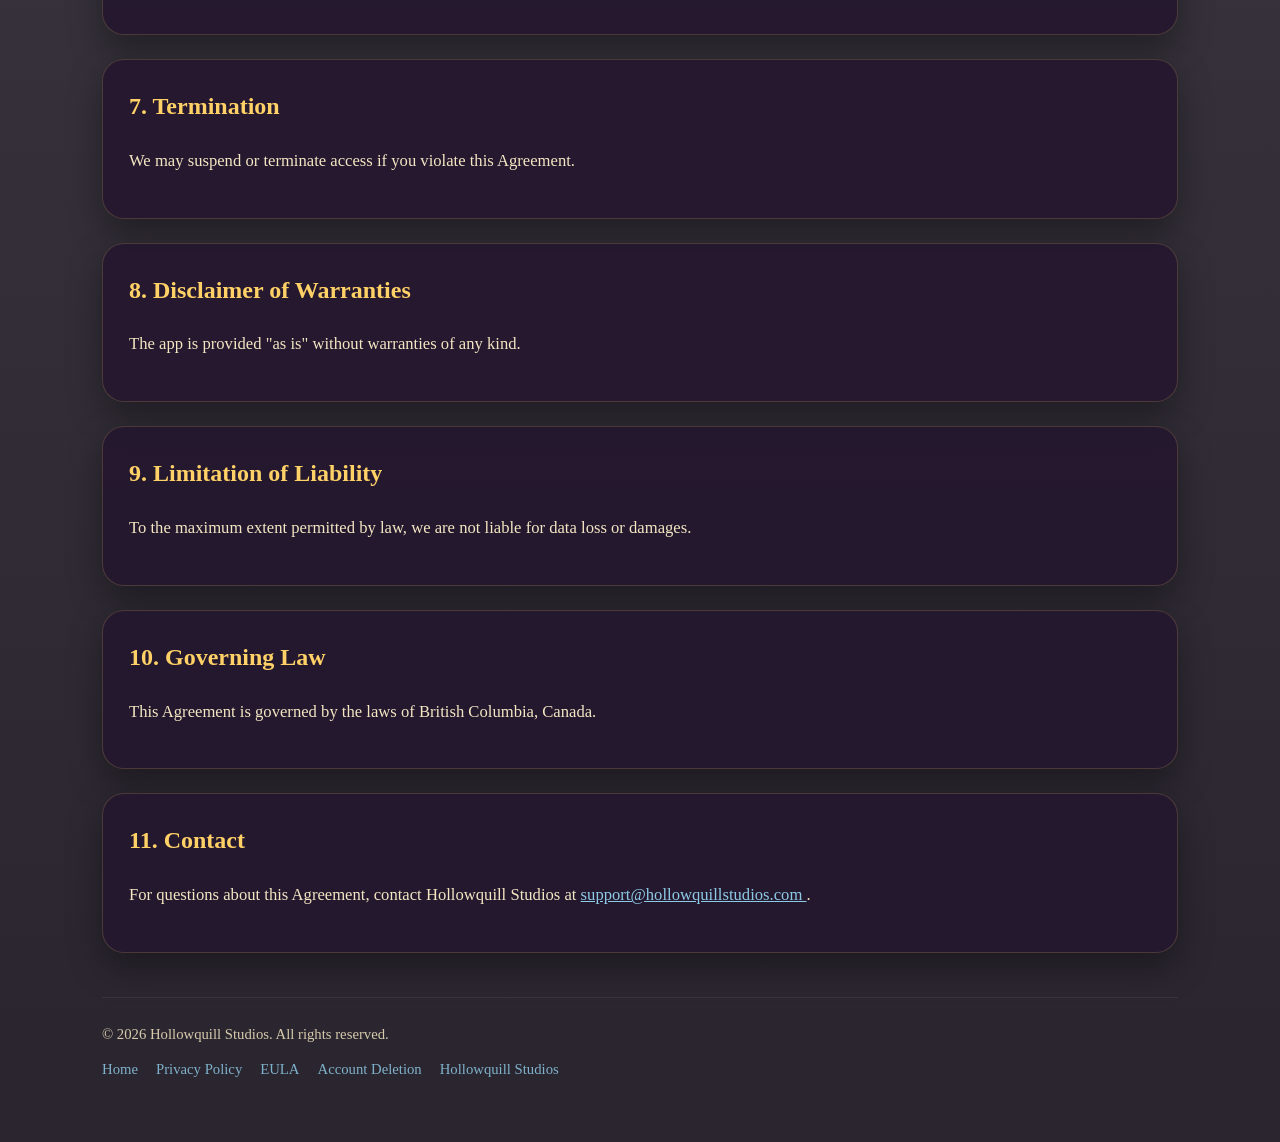
<file: goblins-dice-stump/eula.html>
<!DOCTYPE html>
<html lang="en">
<head>
  <meta charset="UTF-8" />
  <meta name="viewport" content="width=device-width, initial-scale=1.0" />
  <title>Goblin's Dice Stump - EULA</title>
  <meta
    name="description"
    content="Read the Goblin's Dice Stump end user license agreement covering app usage, subscriptions, cloud data retention, and limitations."
  />
  <meta name="theme-color" content="#1a1325" />
  <meta property="og:site_name" content="Goblin's Dice Stump" />
  <meta property="og:title" content="Goblin's Dice Stump EULA" />
  <meta
    property="og:description"
    content="The Goblin's Dice Stump end user license agreement covers app usage, subscriptions, cloud retention, and liability terms."
  />
  <meta property="og:type" content="article" />
  <meta property="og:url" content="https://www.hollowquillstudios.com/goblins-dice-stump/eula.html" />
  <meta property="og:image" content="https://www.hollowquillstudios.com/goblins-dice-stump/assets/feature_graphic.png" />
  <meta name="twitter:card" content="summary_large_image" />
  <meta name="twitter:title" content="Goblin's Dice Stump EULA" />
  <meta
    name="twitter:description"
    content="Read the Goblin's Dice Stump end user license agreement for app usage, subscriptions, and cloud data policies."
  />
  <meta name="twitter:image" content="https://www.hollowquillstudios.com/goblins-dice-stump/assets/feature_graphic.png" />
  <link rel="canonical" href="https://www.hollowquillstudios.com/goblins-dice-stump/eula.html" />
  <link rel="icon" href="assets/hq_icon_small.png" type="image/png" />
  <link rel="stylesheet" href="assets/app.css" />
</head>

<body class="app-legal policy-page">
  <div class="menu-backdrop" aria-hidden="true"></div>
  <header>
    <div class="nav">
      <a class="brand-mark" href="index.html" aria-label="Goblin's Dice Stump home">
        <span class="sigil">
          <img src="assets/hq_icon_small.png" alt="Goblin's Dice Stump icon" />
        </span>
        <span>Goblin's Dice Stump</span>
      </a>

      <button class="menu-toggle" type="button" aria-expanded="false" aria-controls="site-nav" aria-label="Open navigation menu">
        <span></span>
        <span></span>
        <span></span>
      </button>

      <nav id="site-nav" class="site-nav" aria-label="Goblin's Dice Stump navigation">
        <a href="index.html">Home</a>
        <a href="index.html#contact">Contact</a>
        <a href="privacy-policy.html">Privacy</a>
        <a href="delete-account.html">Delete Account</a>
        <a href="../index.html">Studio</a>
      </nav>
    </div>
  </header>

  <div class="container">
    <section class="hero-simple">
      <div class="eyebrow legal">Goblin's Dice Stump</div>

      <h1>End User License Agreement</h1>

      <p class="intro">
        By entering the stump and entrusting your hoard to the goblin,
        you agree to the terms below.
      </p>

      <p class="intro">
        Last updated: April 2026
      </p>
    </section>

    <div class="card">
      <h2>1. License Grant</h2>
      <p>
        We grant you a limited, non-exclusive, non-transferable,
        revocable license to use Goblin's Dice Stump for personal,
        non-commercial use.
      </p>
    </div>

    <div class="card">
      <h2>2. Restrictions</h2>
      <p>
        You agree not to copy, modify, distribute, reverse engineer,
        or misuse the app for unlawful purposes.
      </p>
    </div>

    <div class="card">
      <h2>3. User Data &amp; Storage</h2>
      <p>
        Your dice collection may be stored locally on your device.
        If you use cloud features, data may also be stored using
        third-party services.
      </p>
      <p>
        You are responsible for backing up your data. We are not
        responsible for loss of data, including cloud data removed
        under the retention policy described below.
      </p>
    </div>

    <div class="card">
      <h2>4. Purchases &amp; Subscriptions</h2>
      <p>
        Purchases and subscriptions are handled by Google Play under
        its platform terms.
      </p>
      <p>
        Stump of Holding is a one-time purchase. Arcane Cloud Binding
        is a recurring subscription that includes Stump of Holding
        while active and permanently preserves that lower-tier unlock
        once granted.
      </p>
    </div>

    <div class="card">
      <h2>5. Cloud Retention After Expiration</h2>
      <p>
        If Arcane Cloud Binding expires, cloud-stored dice data and
        images may be retained for up to 30 days and then deleted
        unless the subscription is renewed before the scheduled
        deletion date.
      </p>
      <p>
        Local data stored on your device is not removed by that cloud
        cleanup policy.
      </p>
    </div>

    <div class="card">
      <h2>6. Updates &amp; Changes</h2>
      <p>
        We may update, modify, add, or remove app features at any time.
      </p>
    </div>

    <div class="card">
      <h2>7. Termination</h2>
      <p>
        We may suspend or terminate access if you violate this Agreement.
      </p>
    </div>

    <div class="card">
      <h2>8. Disclaimer of Warranties</h2>
      <p>
        The app is provided "as is" without warranties of any kind.
      </p>
    </div>

    <div class="card">
      <h2>9. Limitation of Liability</h2>
      <p>
        To the maximum extent permitted by law, we are not liable
        for data loss or damages.
      </p>
    </div>

    <div class="card">
      <h2>10. Governing Law</h2>
      <p>
        This Agreement is governed by the laws of British Columbia,
        Canada.
      </p>
    </div>

    <div class="card">
      <h2>11. Contact</h2>
      <p>
        For questions about this Agreement, contact Hollowquill Studios at
        <a href="mailto:support@hollowquillstudios.com">
          support@hollowquillstudios.com
        </a>.
      </p>
    </div>

    <footer>
      <div>
        &copy; 2026 Hollowquill Studios. All rights reserved.
      </div>

      <div class="footer-links">
        <a href="index.html">Home</a>
        <a href="privacy-policy.html">Privacy Policy</a>
        <a href="eula.html">EULA</a>
        <a href="delete-account.html">Account Deletion</a>
        <a href="../index.html">Hollowquill Studios</a>
      </div>
    </footer>
  </div>

  <button id="backToTop" class="back-to-top" aria-label="Back to top">
    &uarr;
  </button>

  <script src="assets/app.js" defer></script>
</body>
</html>
</file>
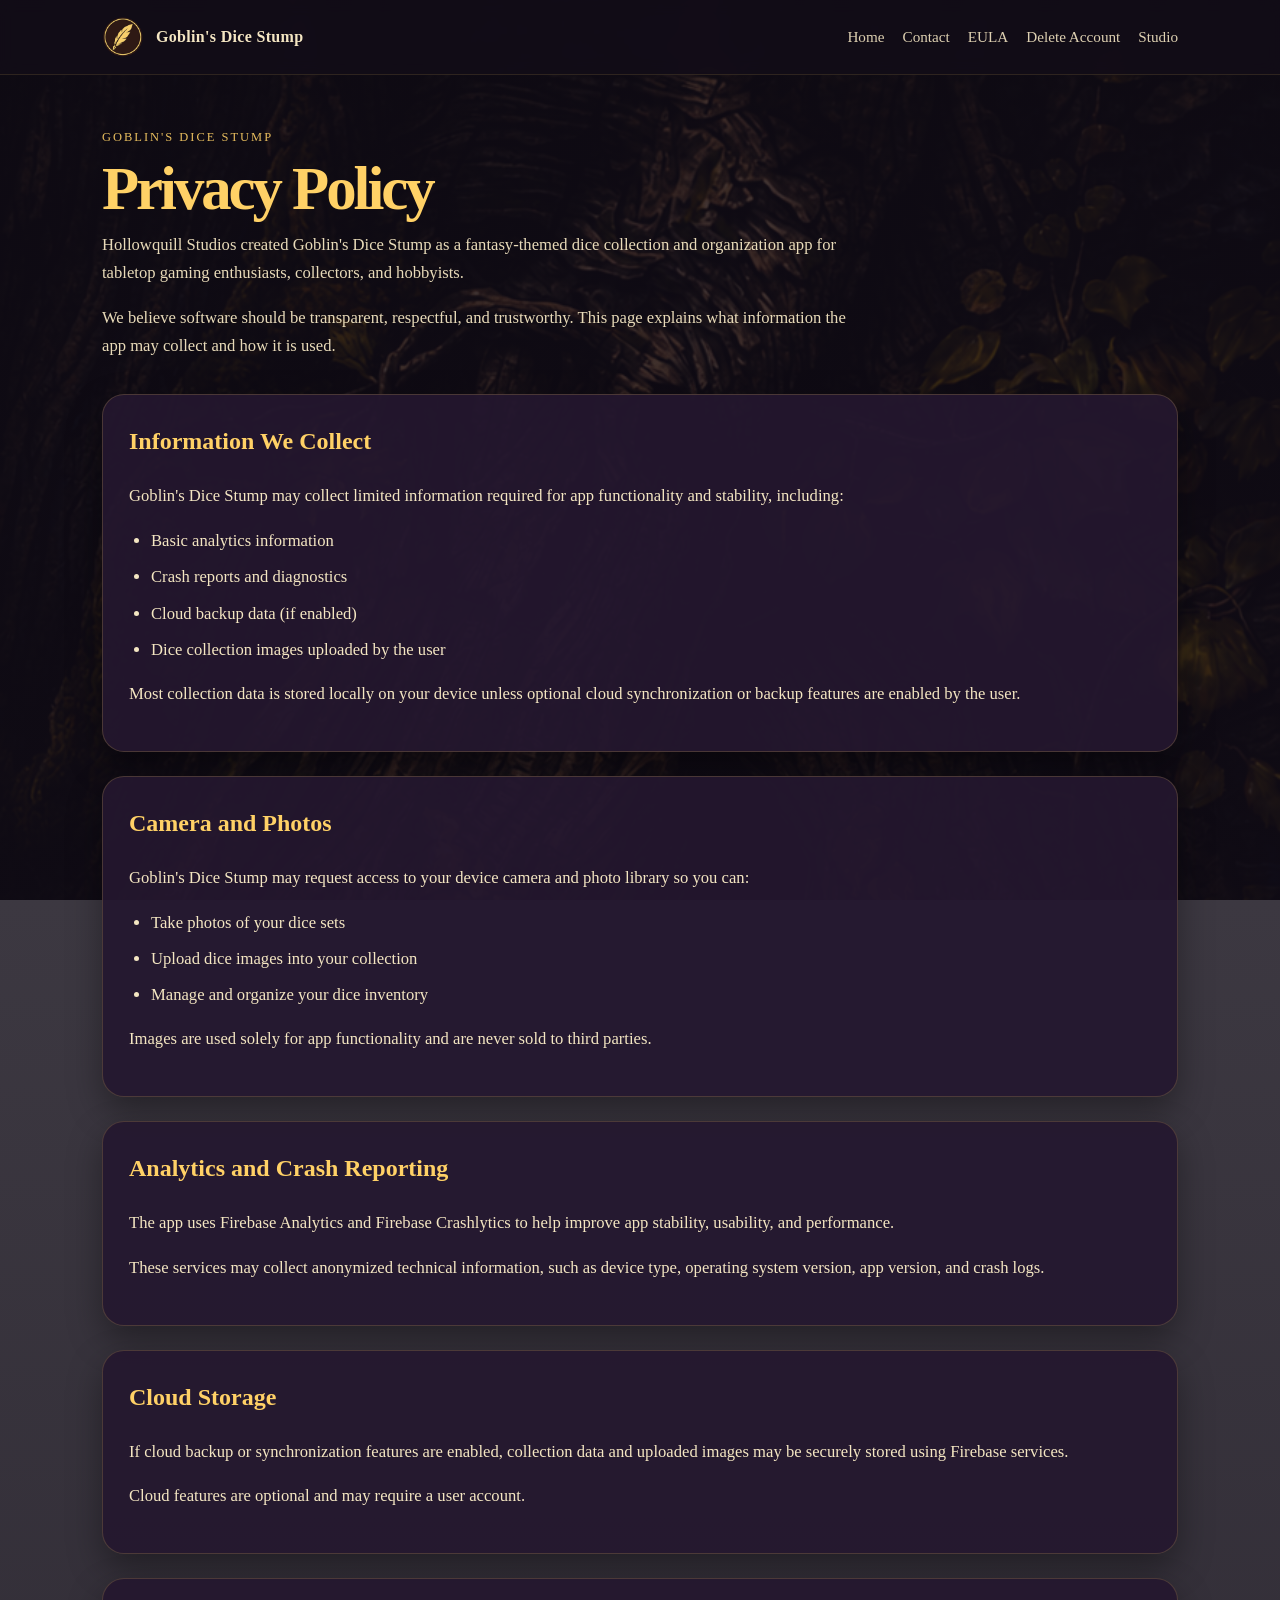
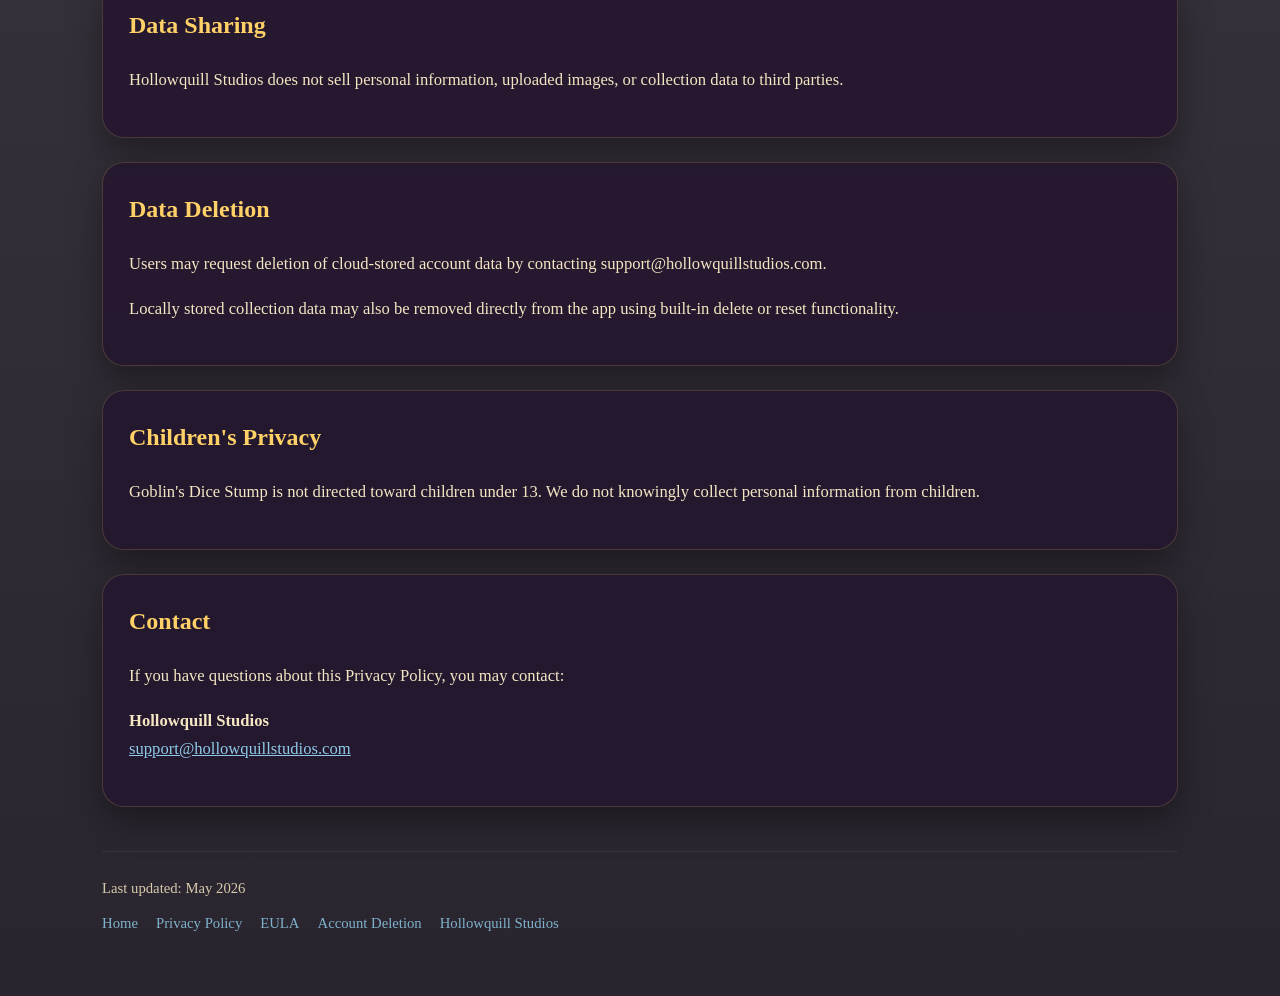
<file: goblins-dice-stump/privacy-policy.html>
<!DOCTYPE html>
<html lang="en">
<head>
  <meta charset="UTF-8" />
  <meta name="viewport" content="width=device-width, initial-scale=1.0" />
  <title>Goblin's Dice Stump - Privacy Policy</title>
  <meta
    name="description"
    content="Read the Goblin's Dice Stump privacy policy, including details about app data, cloud storage, analytics, and account deletion."
  />
  <meta name="theme-color" content="#1a1325" />
  <meta property="og:site_name" content="Goblin's Dice Stump" />
  <meta property="og:title" content="Goblin's Dice Stump Privacy Policy" />
  <meta
    property="og:description"
    content="Read how Goblin's Dice Stump handles app data, uploaded images, analytics, cloud storage, and privacy-related requests."
  />
  <meta property="og:type" content="article" />
  <meta property="og:url" content="https://www.hollowquillstudios.com/goblins-dice-stump/privacy-policy.html" />
  <meta property="og:image" content="https://www.hollowquillstudios.com/goblins-dice-stump/assets/feature_graphic.png" />
  <meta name="twitter:card" content="summary_large_image" />
  <meta name="twitter:title" content="Goblin's Dice Stump Privacy Policy" />
  <meta
    name="twitter:description"
    content="Privacy details for Goblin's Dice Stump, including analytics, cloud storage, uploaded images, and deletion requests."
  />
  <meta name="twitter:image" content="https://www.hollowquillstudios.com/goblins-dice-stump/assets/feature_graphic.png" />
  <link rel="canonical" href="https://www.hollowquillstudios.com/goblins-dice-stump/privacy-policy.html" />
  <link rel="icon" href="assets/hq_icon_small.png" type="image/png" />
  <link rel="stylesheet" href="assets/app.css" />
</head>

<body class="app-legal privacy-page">
  <div class="menu-backdrop" aria-hidden="true"></div>
  <header>
    <div class="nav">
      <a class="brand-mark" href="index.html" aria-label="Goblin's Dice Stump home">
        <span class="sigil">
          <img src="assets/hq_icon_small.png" alt="Goblin's Dice Stump icon" />
        </span>
        <span>Goblin's Dice Stump</span>
      </a>

      <button class="menu-toggle" type="button" aria-expanded="false" aria-controls="site-nav" aria-label="Open navigation menu">
        <span></span>
        <span></span>
        <span></span>
      </button>

      <nav id="site-nav" class="site-nav" aria-label="Goblin's Dice Stump navigation">
        <a href="index.html">Home</a>
        <a href="index.html#contact">Contact</a>
        <a href="eula.html">EULA</a>
        <a href="delete-account.html">Delete Account</a>
        <a href="../index.html">Studio</a>
      </nav>
    </div>
  </header>

  <div class="container">
    <section class="hero-simple">
      <div class="eyebrow legal">
        Goblin's Dice Stump
      </div>

      <h1>Privacy Policy</h1>

      <p class="intro">
        Hollowquill Studios created Goblin's Dice Stump as a fantasy-themed
        dice collection and organization app for tabletop gaming enthusiasts,
        collectors, and hobbyists.
      </p>

      <p class="intro">
        We believe software should be transparent, respectful,
        and trustworthy. This page explains what information
        the app may collect and how it is used.
      </p>
    </section>

    <div class="card">
      <h2>Information We Collect</h2>

      <p>
        Goblin's Dice Stump may collect limited information
        required for app functionality and stability, including:
      </p>

      <ul>
        <li>Basic analytics information</li>
        <li>Crash reports and diagnostics</li>
        <li>Cloud backup data (if enabled)</li>
        <li>Dice collection images uploaded by the user</li>
      </ul>

      <p>
        Most collection data is stored locally on your device
        unless optional cloud synchronization or backup features
        are enabled by the user.
      </p>
    </div>

    <div class="card">
      <h2>Camera and Photos</h2>

      <p>
        Goblin's Dice Stump may request access to your device
        camera and photo library so you can:
      </p>

      <ul>
        <li>Take photos of your dice sets</li>
        <li>Upload dice images into your collection</li>
        <li>Manage and organize your dice inventory</li>
      </ul>

      <p>
        Images are used solely for app functionality
        and are never sold to third parties.
      </p>
    </div>

    <div class="card">
      <h2>Analytics and Crash Reporting</h2>

      <p>
        The app uses Firebase Analytics and Firebase Crashlytics
        to help improve app stability, usability, and performance.
      </p>

      <p>
        These services may collect anonymized technical information,
        such as device type, operating system version,
        app version, and crash logs.
      </p>
    </div>

    <div class="card">
      <h2>Cloud Storage</h2>

      <p>
        If cloud backup or synchronization features are enabled,
        collection data and uploaded images may be securely stored
        using Firebase services.
      </p>

      <p>
        Cloud features are optional and may require a user account.
      </p>
    </div>

    <div class="card">
      <h2>Data Sharing</h2>

      <p>
        Hollowquill Studios does not sell personal information,
        uploaded images, or collection data to third parties.
      </p>
    </div>

    <div class="card">
      <h2>Data Deletion</h2>

      <p>
        Users may request deletion of cloud-stored account data
        by contacting support@hollowquillstudios.com.
      </p>

      <p>
        Locally stored collection data may also be removed directly
        from the app using built-in delete or reset functionality.
      </p>
    </div>

    <div class="card">
      <h2>Children's Privacy</h2>

      <p>
        Goblin's Dice Stump is not directed toward children under 13.
        We do not knowingly collect personal information from children.
      </p>
    </div>

    <div class="card">
      <h2>Contact</h2>

      <p>
        If you have questions about this Privacy Policy,
        you may contact:
      </p>

      <p>
        <strong>Hollowquill Studios</strong><br />
        <a href="mailto:support@hollowquillstudios.com">
          support@hollowquillstudios.com
        </a>
      </p>
    </div>

    <footer>
      <div>
        Last updated: May 2026
      </div>

      <div class="footer-links">
        <a href="index.html">Home</a>
        <a href="privacy-policy.html">Privacy Policy</a>
        <a href="eula.html">EULA</a>
        <a href="delete-account.html">Account Deletion</a>
        <a href="../index.html">Hollowquill Studios</a>
      </div>
    </footer>
  </div>

  <button id="backToTop" class="back-to-top" aria-label="Back to top">
    &uarr;
  </button>

  <script src="assets/app.js" defer></script>
</body>
</html>
</file>
<file: goblins-dice-stump/assets/app.css>
:root {
  --bg: #120d18;
  --bg-soft: #1a1325;
  --card: #24172f;
  --card-soft: #2a1b3d;
  --text: #f4e6c2;
  --gold: #ffd166;
  --green: #9bd448;
  --link: #8ecae6;
  --border: rgba(255, 209, 102, 0.18);
  --border-soft: rgba(255, 209, 102, 0.15);
  --header-bg: rgba(18, 13, 24, 0.9);
  --shadow: rgba(0, 0, 0, 0.35);
}

* {
  box-sizing: border-box;
}

body {
  margin: 0;
  color: var(--text);
  font-family: Georgia, "Times New Roman", serif;
  line-height: 1.7;
}

body.app-home {
  background:
    linear-gradient(rgba(18, 13, 24, 0.62), rgba(18, 13, 24, 0.84)),
    url("stump_bg.png") center top / cover fixed;
}

body.app-legal {
  background:
    linear-gradient(rgba(18, 13, 24, 0.78), rgba(18, 13, 24, 0.9)),
    url("stump_bg.png") center top / cover fixed;
}

body.app-utility {
  background:
    radial-gradient(circle at top, rgba(255, 209, 102, 0.08), transparent 35%),
    var(--bg-soft);
}

a {
  color: var(--link);
}

header {
  position: sticky;
  top: 0;
  z-index: 10;
  background: var(--header-bg);
  backdrop-filter: blur(8px);
  border-bottom: 1px solid rgba(255, 209, 102, 0.12);
}

.nav {
  max-width: 1120px;
  margin: 0 auto;
  padding: 16px 22px;
  display: flex;
  justify-content: space-between;
  align-items: center;
  gap: 20px;
  position: relative;
}

.nav.nav-narrow {
  max-width: 920px;
}

.brand-mark {
  display: flex;
  align-items: center;
  gap: 12px;
  color: var(--text);
  text-decoration: none;
  font-weight: bold;
  letter-spacing: 0.02em;
}

.sigil {
  width: 42px;
  height: 42px;
  display: flex;
  align-items: center;
  justify-content: center;
  flex-shrink: 0;
}

.sigil img {
  width: 100%;
  height: 100%;
  object-fit: contain;
  display: block;
}

.site-nav {
  display: flex;
  flex-wrap: wrap;
  justify-content: flex-end;
}

.site-nav a {
  color: var(--text);
  text-decoration: none;
  margin-left: 18px;
  font-size: 0.95rem;
  opacity: 0.9;
}

.site-nav a:hover {
  opacity: 1;
  color: var(--gold);
}

.menu-toggle {
  display: none;
  width: 48px;
  height: 48px;
  padding: 0;
  margin-left: auto;
  border: 1px solid rgba(255, 209, 102, 0.28);
  border-radius: 999px;
  background: rgba(42, 27, 61, 0.9);
  box-shadow: 0 8px 18px rgba(0, 0, 0, 0.24);
  cursor: pointer;
  align-items: center;
  justify-content: center;
  flex-direction: column;
  gap: 4px;
}

.menu-toggle span {
  display: block;
  width: 18px;
  height: 2px;
  border-radius: 999px;
  background: var(--gold);
  transition: transform 0.2s ease, opacity 0.2s ease;
}

.menu-toggle[aria-expanded="true"] span:nth-child(1) {
  transform: translateY(6px) rotate(45deg);
}

.menu-toggle[aria-expanded="true"] span:nth-child(2) {
  opacity: 0;
}

.menu-toggle[aria-expanded="true"] span:nth-child(3) {
  transform: translateY(-6px) rotate(-45deg);
}

.menu-backdrop {
  display: none;
}

.container {
  max-width: 1120px;
  width: 100%;
  margin: auto;
  padding: 32px 22px 60px;
}

.container.container-narrow {
  max-width: 920px;
}

.hero {
  display: grid;
  grid-template-columns: 1.1fr 0.9fr;
  gap: 42px;
  align-items: center;
  padding: 28px 0 32px;
}

.hero-simple {
  display: block;
  padding-top: 20px;
  margin-bottom: 34px;
}

.logo {
  max-width: 360px;
  width: 100%;
  margin: 0 auto 18px auto;
  display: block;
}

.eyebrow {
  color: var(--green);
  text-transform: uppercase;
  letter-spacing: 0.16em;
  font-size: 0.78rem;
  margin-bottom: 12px;
}

.eyebrow.legal {
  color: var(--gold);
  opacity: 0.9;
}

h1 {
  margin: 0 0 22px;
  font-size: clamp(2.2rem, 5vw, 4rem);
  line-height: 1.02;
  letter-spacing: -0.05em;
}

.hero-simple h1 {
  color: var(--gold);
  font-size: clamp(2.4rem, 5vw, 4rem);
  line-height: 1;
  margin-bottom: 12px;
}

.privacy-page .hero-simple h1 {
  font-size: clamp(2.6rem, 5vw, 3.8rem);
  line-height: 0.96;
}

.policy-page .hero-simple h1 {
  font-size: clamp(2.6rem, 5vw, 3.8rem);
  line-height: 0.96;
}

h2,
h3 {
  color: var(--gold);
}

h2 {
  margin-top: 0;
}

p {
  margin-top: 0;
}

.intro {
  max-width: 760px;
  font-size: 1.08rem;
  opacity: 0.95;
}

.app-home .intro {
  max-width: 720px;
  font-size: 1.18rem;
  opacity: 1;
}

.hero-art {
  width: 100%;
  border-radius: 28px;
  box-shadow: 0 22px 50px rgba(0, 0, 0, 0.55);
  border: 1px solid var(--border);
}

.button-row {
  display: flex;
  flex-wrap: wrap;
  gap: 14px;
  margin-top: 24px;
}

.button {
  display: inline-flex;
  align-items: center;
  justify-content: center;
  min-height: 48px;
  padding: 12px 20px;
  border-radius: 999px;
  text-decoration: none;
  font-weight: bold;
  box-shadow: 0 12px 28px var(--shadow);
}

.button.primary {
  background: var(--gold);
  color: #24170d;
}

.button.secondary {
  background: rgba(42, 27, 61, 0.94);
  color: var(--text);
  border: 1px solid rgba(255, 209, 102, 0.28);
}

.button.disabled,
.button[aria-disabled="true"] {
  background: rgba(255, 209, 102, 0.2);
  color: var(--text);
  border: 1px solid rgba(255, 209, 102, 0.35);
  cursor: default;
  pointer-events: none;
}

.card {
  background: rgba(36, 23, 47, 0.92);
  border: 1px solid var(--border);
  border-radius: 22px;
  padding: 26px;
  margin-bottom: 24px;
  box-shadow: 0 14px 34px rgba(0, 0, 0, 0.35);
}

.app-utility .card {
  background: rgba(42, 27, 61, 0.92);
  border-color: var(--border-soft);
  border-radius: 18px;
  box-shadow: 0 10px 24px rgba(0, 0, 0, 0.3);
}

.grid {
  display: grid;
  grid-template-columns: repeat(auto-fit, minmax(280px, 1fr));
  gap: 28px;
  margin-bottom: 24px;
  max-width: 1120px;
}

.feature {
  text-align: center;
  max-width: 340px;
  margin: 0 auto;
}

.feature img {
  width: 100%;
  max-width: 220px;
  display: block;
  margin: 0 auto 18px auto;
  border-radius: 18px;
  border: 1px solid var(--border);
}

.feature h3 {
  margin: 0 0 8px;
}

.feature p {
  margin: 0;
}

ul {
  padding-left: 22px;
}

li {
  margin-bottom: 8px;
}

.email-box {
  margin-top: 18px;
  padding: 16px;
  border-radius: 12px;
  background: rgba(255, 255, 255, 0.04);
  border: 1px solid rgba(255, 255, 255, 0.08);
  word-break: break-word;
}

footer {
  margin-top: 44px;
  padding-top: 24px;
  border-top: 1px solid rgba(255, 255, 255, 0.08);
  font-size: 0.92rem;
  opacity: 0.85;
}

.app-home footer {
  border-top-color: rgba(255, 255, 255, 0.1);
  opacity: 0.9;
}

.footer-links {
  margin-top: 10px;
  display: flex;
  flex-wrap: wrap;
  gap: 18px;
}

.footer-links a {
  text-decoration: none;
}

.footer-links a:hover {
  text-decoration: underline;
}

.back-to-top {
  position: fixed;
  bottom: 22px;
  right: 22px;
  width: 54px;
  height: 54px;
  border: 1px solid rgba(255, 209, 102, 0.35);
  border-radius: 999px;
  background: rgba(42, 27, 61, 0.92);
  color: var(--gold);
  font-size: 1.5rem;
  font-weight: bold;
  cursor: pointer;
  display: flex;
  align-items: center;
  justify-content: center;
  opacity: 0;
  visibility: hidden;
  transform: translateY(10px);
  transition:
    opacity 0.25s ease,
    transform 0.25s ease,
    background 0.25s ease;
  box-shadow: 0 8px 20px rgba(0, 0, 0, 0.35);
  z-index: 1000;
}

.back-to-top:hover {
  background: rgba(58, 38, 84, 0.98);
  transform: translateY(0) scale(1.05);
}

.back-to-top.show {
  opacity: 1;
  visibility: visible;
  transform: translateY(0);
}

@media (min-width: 821px) {
  .app-home .intro,
  .app-home .card p,
  .app-home .feature p,
  .app-home li {
    font-size: 1.12rem;
    line-height: 1.7;
  }

  .app-legal .intro,
  .app-legal .card p,
  .app-legal .card li,
  .app-utility .intro,
  .app-utility .card p,
  .app-utility .card li {
    font-size: 1.04rem;
  }
}

@media (max-width: 820px) {
  body.app-home,
  body.app-legal {
    background-attachment: scroll;
    background-position: center center;
  }

  .nav {
    padding: 14px 18px;
    align-items: flex-start;
  }

  .brand-mark {
    font-size: 1rem;
  }

  .sigil {
    width: 42px;
    height: 42px;
  }

  .menu-toggle {
    display: inline-flex;
  }

  .site-nav {
    display: flex;
    position: absolute;
    top: calc(100% + 10px);
    right: 18px;
    width: min(280px, calc(100vw - 36px));
    padding: 14px;
    border: 1px solid rgba(255, 209, 102, 0.16);
    border-radius: 18px;
    background: rgba(24, 16, 32, 0.96);
    box-shadow: 0 16px 34px rgba(0, 0, 0, 0.28);
    flex-direction: column;
    align-items: flex-start;
    justify-content: flex-start;
    gap: 10px;
    opacity: 0;
    visibility: hidden;
    pointer-events: none;
    transform: translateY(-8px) scale(0.98);
    transform-origin: top right;
    transition:
      opacity 0.2s ease,
      transform 0.2s ease,
      visibility 0.2s ease;
  }

  .site-nav.is-open {
    opacity: 1;
    visibility: visible;
    pointer-events: auto;
    transform: translateY(0) scale(1);
  }

  .site-nav a {
    margin-left: 0;
    width: 100%;
    padding: 8px 0;
  }

  .menu-backdrop {
    display: block;
    position: fixed;
    inset: 0;
    background: rgba(7, 4, 10, 0.48);
    opacity: 0;
    pointer-events: none;
    transition: opacity 0.2s ease;
    z-index: 8;
  }

  .menu-backdrop.is-open {
    opacity: 1;
    pointer-events: auto;
  }

  .container {
    padding: 24px 22px 48px;
  }

  .hero {
    grid-template-columns: 1fr;
    gap: 22px;
    padding: 26px 0 30px;
  }

  .hero-art {
    max-width: 520px;
    margin: 0 auto;
  }

  .grid {
    grid-template-columns: 1fr;
  }

  .logo {
    max-width: 260px;
    margin-bottom: 18px;
  }

  .intro,
  .card p,
  .card li {
    font-size: 1rem;
  }

  .app-home .intro {
    font-size: 1.02rem;
  }

  .card {
    padding: 22px;
  }

  .button-row {
    flex-direction: column;
  }

  .button {
    width: 100%;
  }
}
</file>
